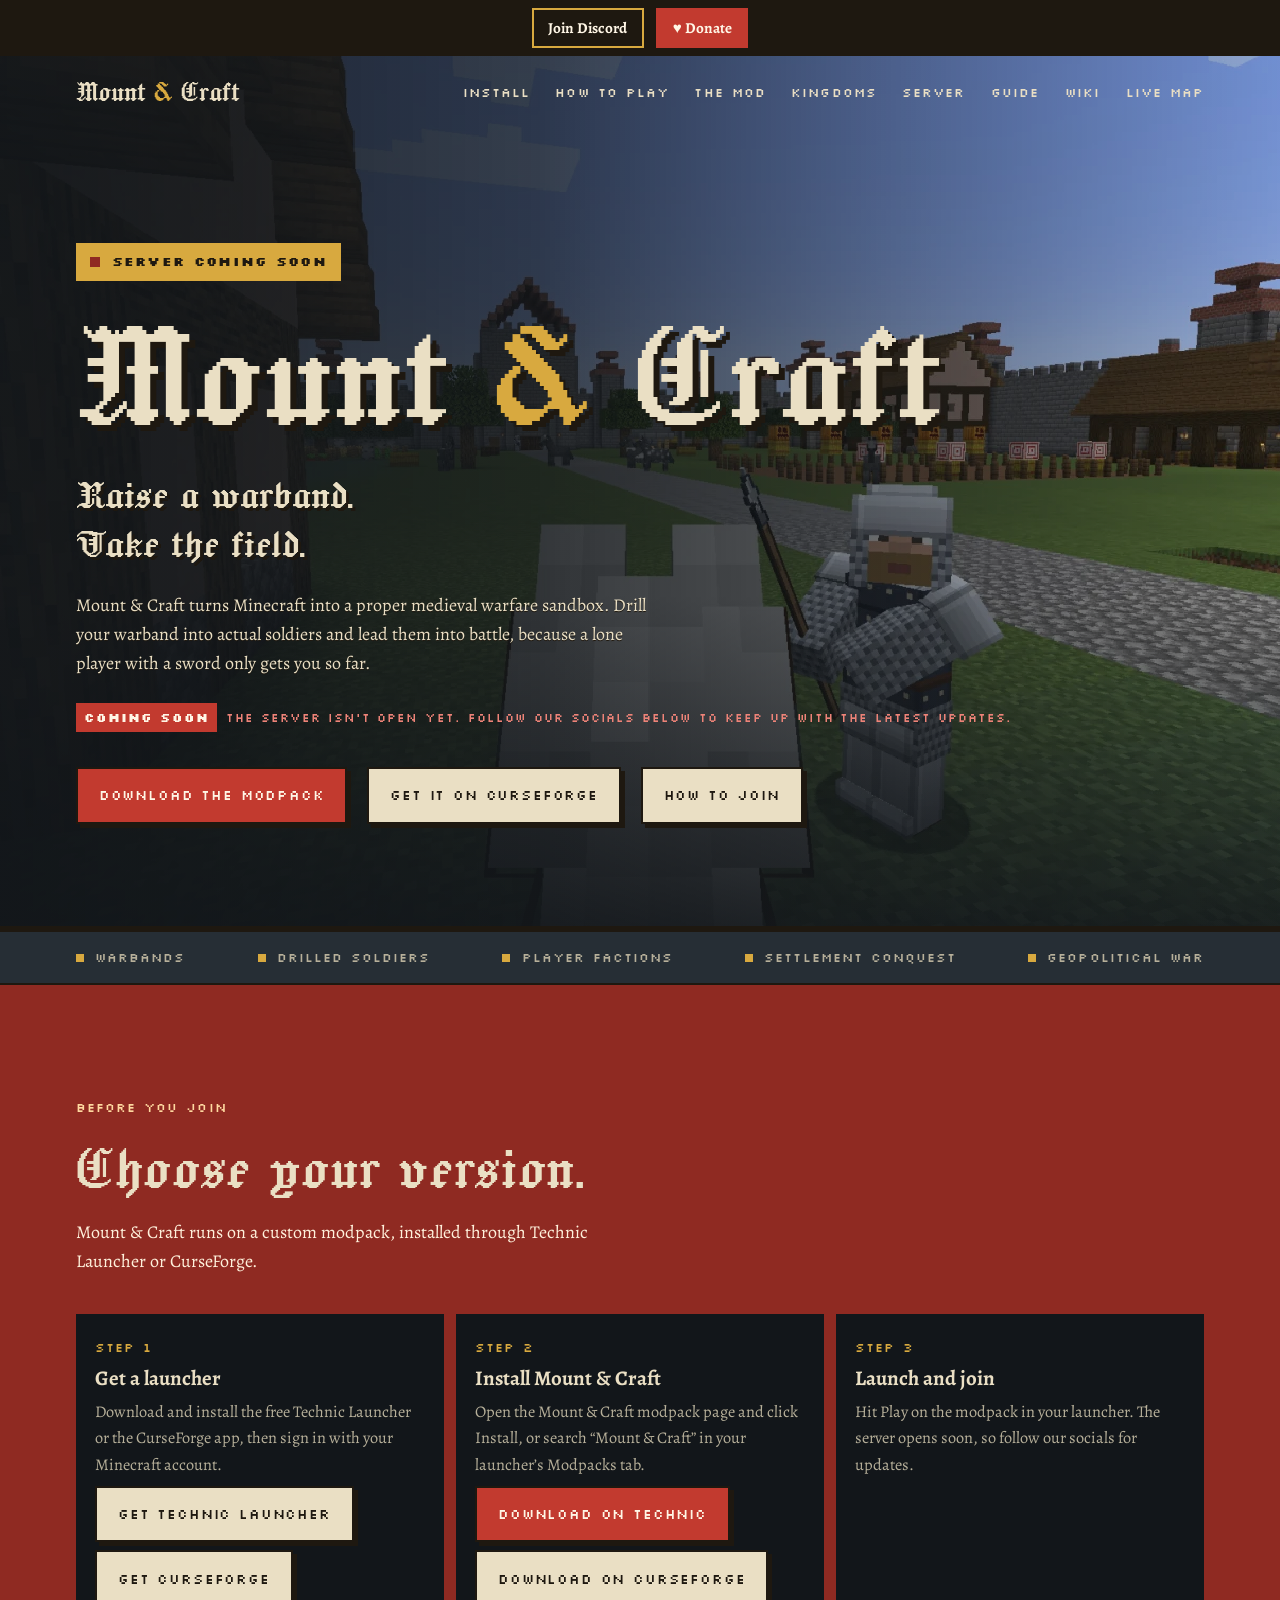
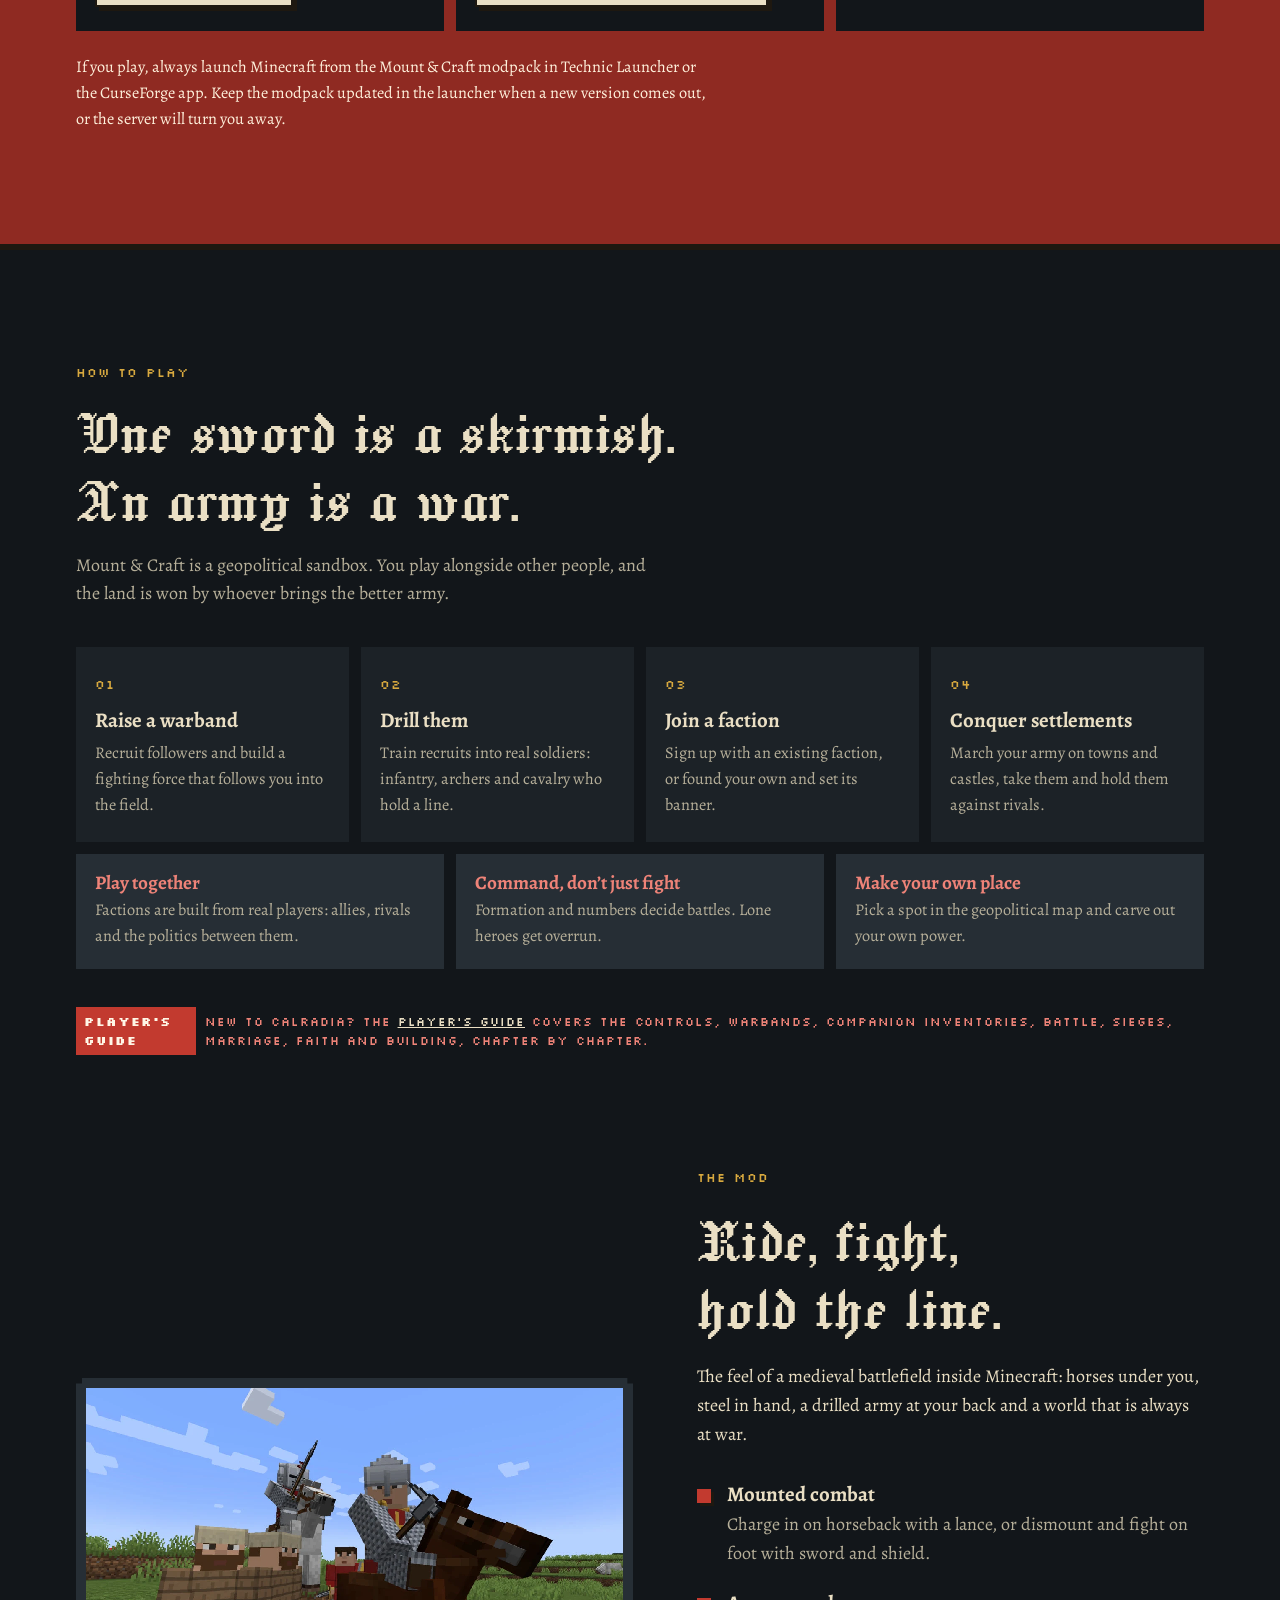
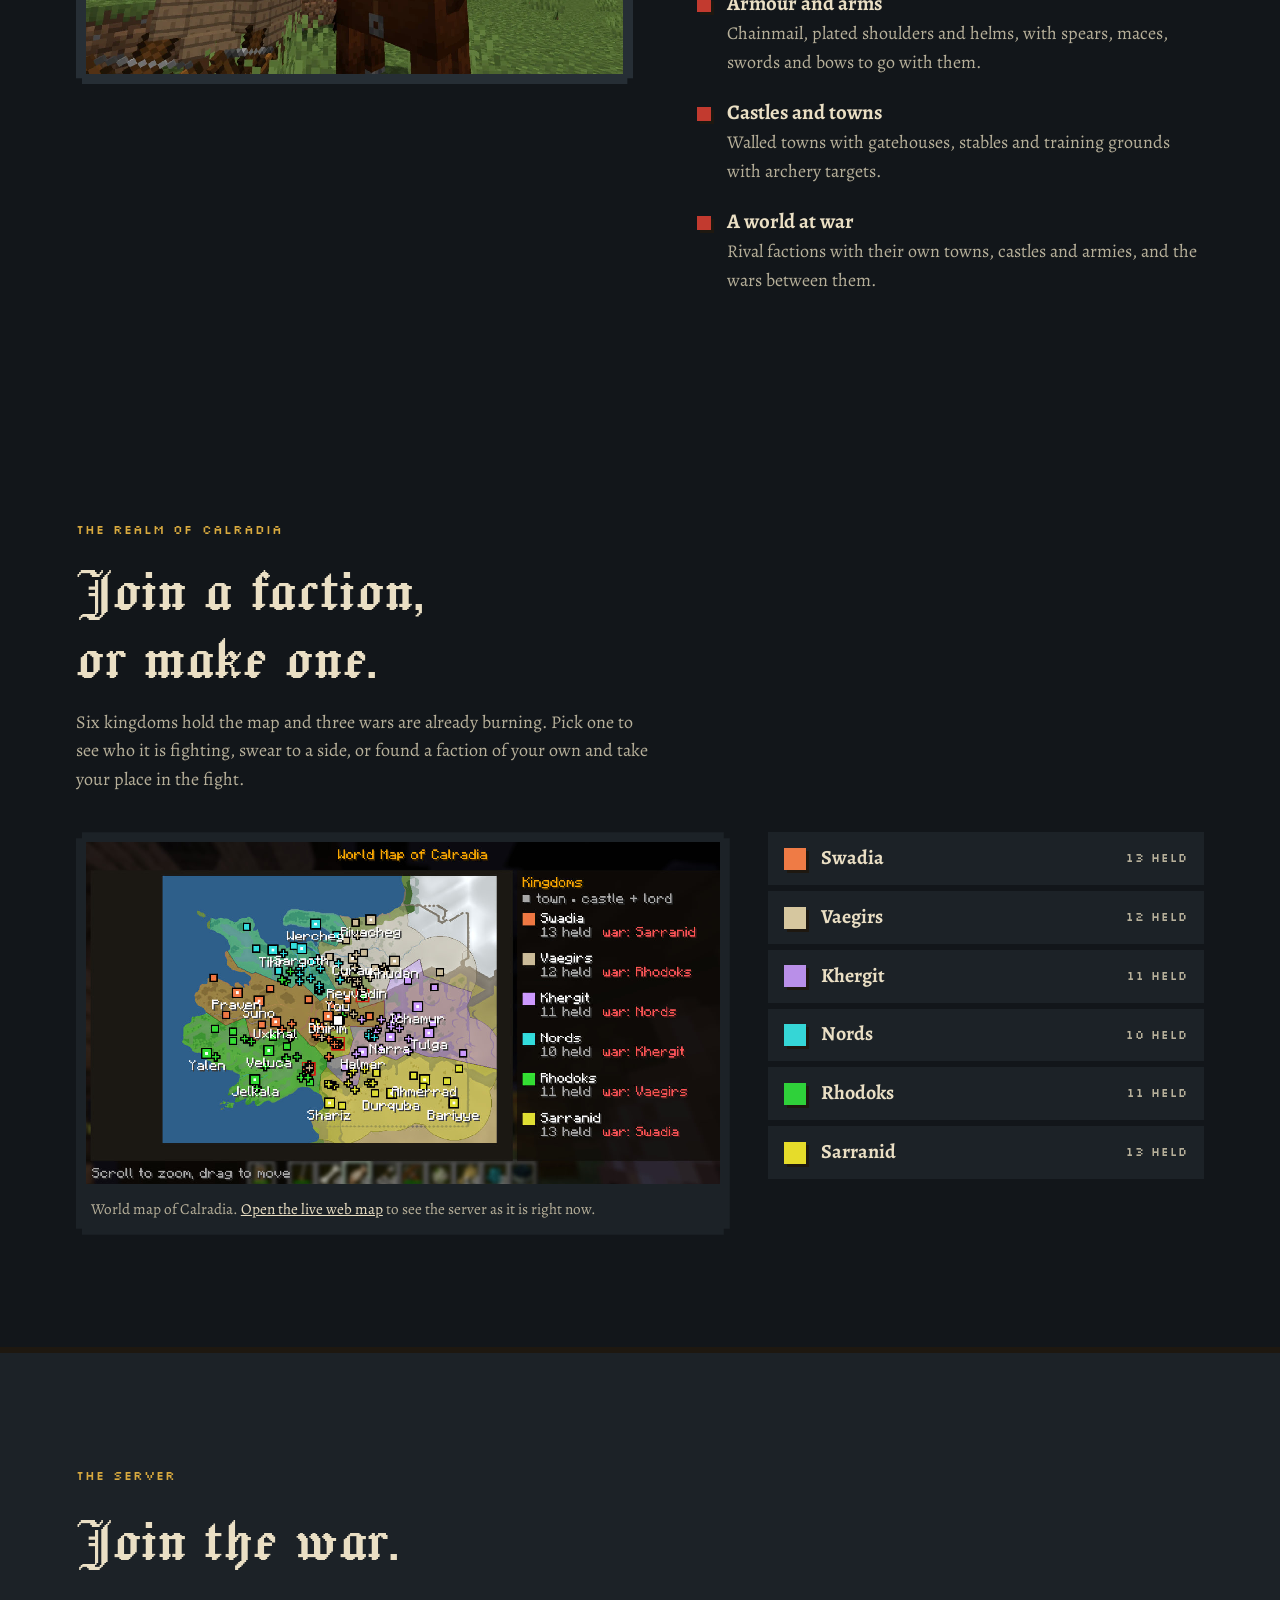
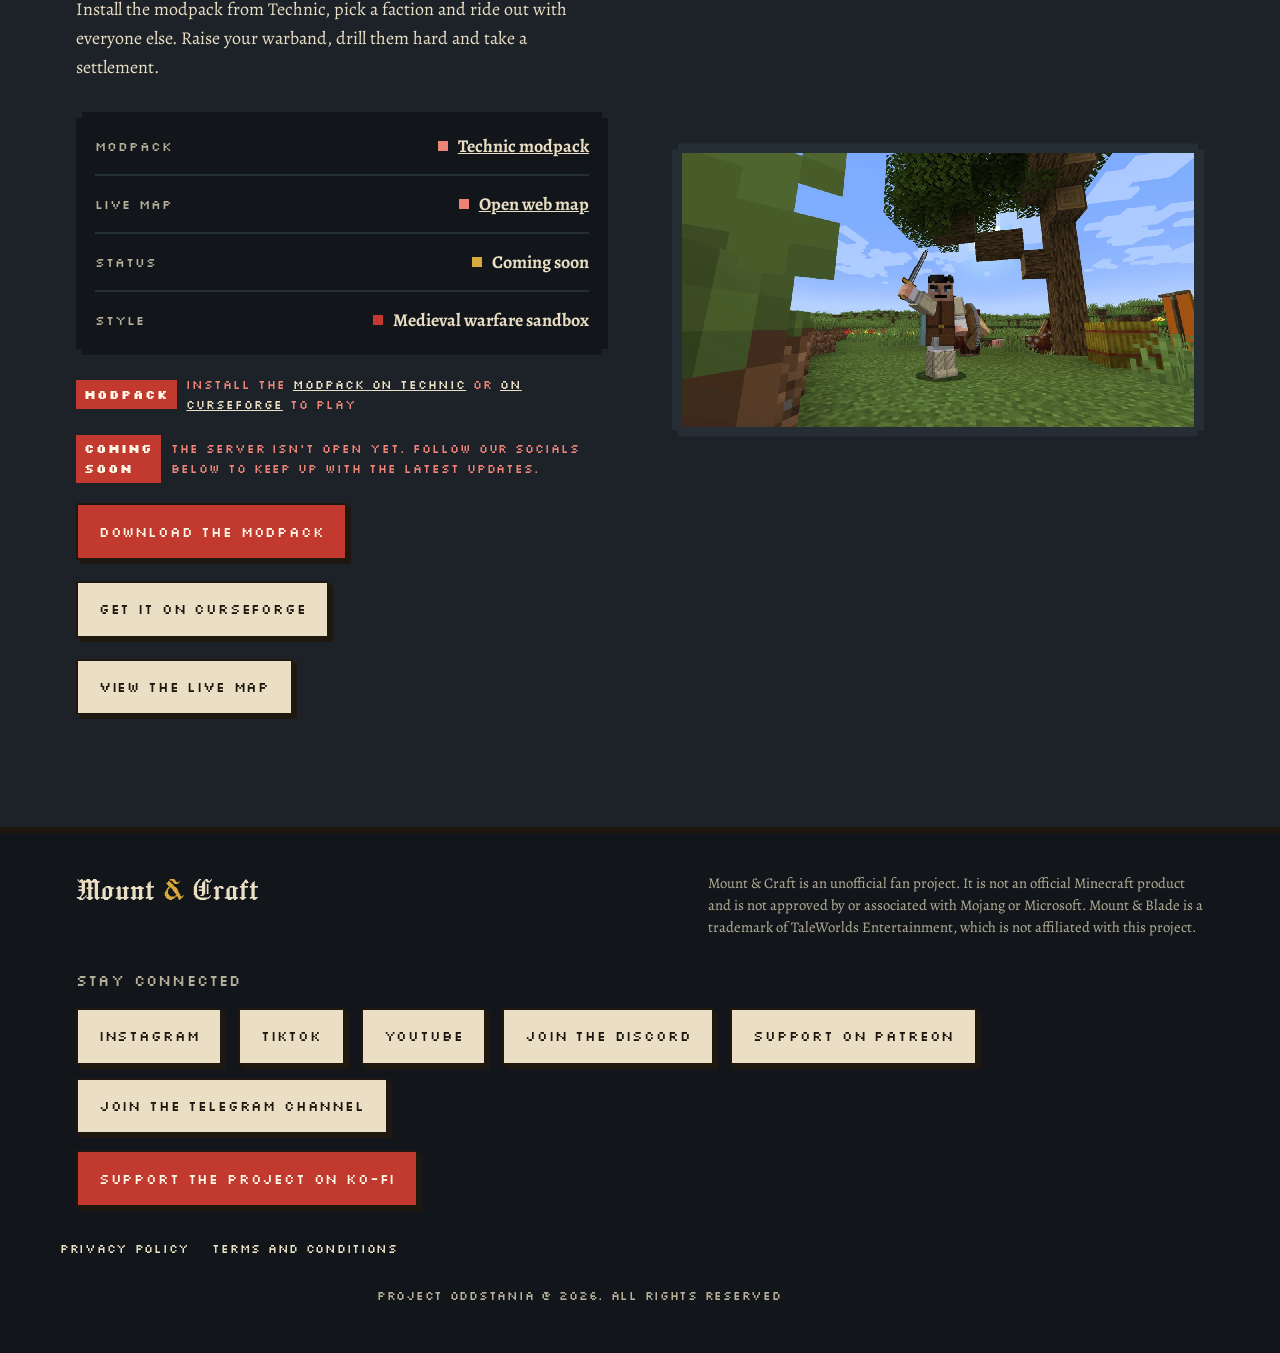
<file: index.html>
<!doctype html><html lang="en"><head><meta charset=utf8><title>Mount &amp; Craft | Medieval Warfare Minecraft Server</title><meta name="description" content="Mount &amp; Craft turns Minecraft into a medieval warfare sandbox. Raise a warband, drill soldiers, join or found a faction and conquer settlements. Install the modpack on Technic Launcher to play. Server coming soon."><link rel="canonical" href="https://mountandcraft.com/"><meta property="og:type" content="website"><meta property="og:url" content="https://mountandcraft.com/"><meta property="og:title" content="Mount &amp; Craft | Medieval Warfare Minecraft Server"><meta property="og:description" content="Raise a warband, join a faction and conquer settlements. Server coming soon."><meta property="og:image" content="https://mountandcraft.com/img/castle-town.webp"><meta name="twitter:card" content="summary_large_image"><meta name=viewport content="width=device-width,initial-scale=1,viewport-fit=cover">
<link rel="icon" href="/favicon.svg" type="image/svg+xml">
<link rel="icon" href="/favicon-32.png" sizes="32x32" type="image/png">
<link rel="apple-touch-icon" href="/apple-touch-icon.png">
<meta name="theme-color" content="#12161a"><style>:root{color-scheme:light;box-sizing:border-box;padding-top:env(safe-area-inset-top,0px);padding-bottom:env(safe-area-inset-bottom,0px)}html{scroll-padding-top:env(safe-area-inset-top,0px)}body{margin:0;padding:0;font:14px -apple-system,BlinkMacSystemFont,sans-serif;background:#fff;color:#000}img{max-width:100%}[hidden]:not([hidden=until-found i]){display:none!important}</style></head><body>
<meta name="claude:viewport-fit-sides" content="cover">
<link rel="preconnect" href="https://fonts.googleapis.com">
<link rel="preconnect" href="https://fonts.gstatic.com" crossorigin>
<link rel="stylesheet" href="https://fonts.googleapis.com/css2?family=Alegreya:ital,wght@0,400;0,500;0,700;1,400&family=Jacquard+24&family=Silkscreen:wght@400;700&display=swap">
<style>
/* Layout: full-bleed castle hero with a left-aligned wordmark, a ribbon of keywords, a split feature section,
   a parchment band with crenellated edge, then a map + kingdom ledger, then a server status block. */
:root {
  --night: #12161a;
  --stone: #1c2227;
  --stone-hi: #262e35;
  --line: #34404a;
  --parch: #eadfc4;
  --parch-dim: #b7b09a;
  --scroll: #d9c9a0;
  --ink: #1e1810;
  --ink-dim: #4a3f2c;
  --banner: #c23a2f;
  --banner-dk: #8f2a22;
  --banner-lt: #ee8378;
  --brass: #d8a93f;

  --f-display: "Jacquard 24", "Pirata One", Georgia, serif;
  --f-body: "Alegreya", Georgia, "Times New Roman", serif;
  --f-pixel: "Silkscreen", "Courier New", monospace;

  --px: 6px;
  --gutter-l: max(16px, env(safe-area-inset-left, 0px));
  --gutter-r: max(16px, env(safe-area-inset-right, 0px));
  color-scheme: dark;
}

* { box-sizing: border-box; }
html { scroll-behavior: smooth; }
@media (prefers-reduced-motion: reduce) { html { scroll-behavior: auto; } * { animation: none !important; transition: none !important; } }

body {
  background: var(--night);
  color: var(--parch);
  font-family: var(--f-body);
  font-size: 1.125rem;
  line-height: 1.6;
  -webkit-font-smoothing: antialiased;
}
img { display: block; max-width: 100%; height: auto; }
.px-img { image-rendering: pixelated; image-rendering: crisp-edges; }
a { color: inherit; }
:focus-visible { outline: 3px solid var(--brass); outline-offset: 3px; }

.wrap {
  width: 100%;
  max-width: 1160px;
  margin-inline: auto;
  padding-left: var(--gutter-l);
  padding-right: var(--gutter-r);
}

/* shared type */
.label {
  font-family: var(--f-pixel);
  font-size: 0.8125rem;
  letter-spacing: 0.08em;
  text-transform: uppercase;
  color: var(--brass);
  margin: 0;
}
h1, h2, h3 { font-family: var(--f-display); font-weight: 400; line-height: 1; margin: 0; text-wrap: balance; }
h2 { font-size: clamp(2.6rem, 6.4vw, 4.25rem); letter-spacing: 0.01em; }
p { margin: 0; }
.lede { max-width: 58ch; color: var(--parch); }
.muted { color: var(--parch-dim); }

/* stepped "pixel" corners */
.plate {
  --c: var(--px);
  clip-path: polygon(0 var(--c), var(--c) var(--c), var(--c) 0,
    calc(100% - var(--c)) 0, calc(100% - var(--c)) var(--c), 100% var(--c),
    100% calc(100% - var(--c)), calc(100% - var(--c)) calc(100% - var(--c)), calc(100% - var(--c)) 100%,
    var(--c) 100%, var(--c) calc(100% - var(--c)), 0 calc(100% - var(--c)));
}

/* buttons */
.btn {
  display: inline-flex;
  align-items: center;
  gap: 0.6rem;
  font-family: var(--f-pixel);
  font-size: 0.875rem;
  letter-spacing: 0.06em;
  text-transform: uppercase;
  text-decoration: none;
  padding: 0.95rem 1.3rem;
  border: 2px solid var(--ink);
  box-shadow: 4px 4px 0 var(--ink);
  transition: transform 0.08s steps(2), box-shadow 0.08s steps(2);
}
.btn:hover { transform: translate(2px, 2px); box-shadow: 2px 2px 0 var(--ink); }
.btn:active { transform: translate(4px, 4px); box-shadow: 0 0 0 var(--ink); }
.btn-primary { background: var(--banner); color: #fff6e6; }
.btn-ghost { background: var(--parch); color: var(--ink); }

/* ---------- hero ---------- */
.hero { position: relative; isolation: isolate; overflow: hidden; border-bottom: 6px solid var(--ink); }
.hero-img {
  position: absolute; inset: 0; width: 100%; height: 100%;
  object-fit: cover; object-position: 50% 62%;
  z-index: -2;
}
.hero::after {
  content: ""; position: absolute; inset: 0; z-index: -1;
  background:
    linear-gradient(90deg, rgba(18,22,26,0.94) 0%, rgba(18,22,26,0.78) 42%, rgba(18,22,26,0.2) 100%),
    linear-gradient(0deg, rgba(18,22,26,0.85) 0%, rgba(18,22,26,0) 38%);
}
.topbar{display:flex;justify-content:center;align-items:center;gap:.8rem;padding:.5rem 1rem;background:var(--ink);position:relative;z-index:5}
.topbar a{font-weight:700;font-size:.95rem;color:#fff6e6;text-decoration:none;padding:.35rem .9rem;border:2px solid var(--brass)}
.topbar a:hover{background:var(--brass);color:var(--ink)}
.topbar a.donate{background:var(--banner);border-color:var(--banner)}
.nav {
  display: flex; align-items: center; justify-content: space-between; gap: 1rem;
  padding-block: 1.25rem;
}
.nav-mark { font-family: var(--f-display); font-size: 2rem; line-height: 1; text-decoration: none; }
.nav-mark span { color: var(--brass); }
.nav ul { display: flex; gap: 1.6rem; list-style: none; margin: 0; padding: 0; }
.nav a.nav-link {
  font-family: var(--f-pixel); font-size: 0.8125rem; letter-spacing: 0.08em; text-transform: uppercase;
  text-decoration: none; color: var(--parch); padding-block: 0.4rem; border-bottom: 2px solid transparent;
}
.nav a.nav-link:hover { border-bottom-color: var(--brass); }

.hero-body { padding-block: clamp(3.5rem, 9vw, 7.5rem) clamp(3.5rem, 8vw, 6.5rem); }
.status {
  display: inline-flex; align-items: center; gap: 0.7rem;
  background: var(--brass); color: var(--ink);
  font-family: var(--f-pixel); font-weight: 700; font-size: 0.8125rem; letter-spacing: 0.1em; text-transform: uppercase;
  padding: 0.55rem 0.9rem;
}
.status i { width: 10px; height: 10px; background: var(--banner-dk); animation: blink 1.4s steps(1) infinite; }
@keyframes blink { 50% { opacity: 0.15; } }
.wordmark {
  font-size: clamp(4rem, 15vw, 10.5rem);
  line-height: 0.88;
  margin-top: 1.4rem;
  text-shadow: 6px 6px 0 var(--ink);
}
.wordmark .amp { color: var(--brass); }
.tag {
  font-family: var(--f-display); font-size: clamp(1.7rem, 4.4vw, 2.9rem); line-height: 1.05;
  margin-top: 1.25rem; max-width: 22ch; text-wrap: balance;
  text-shadow: 3px 3px 0 var(--ink);
}
.hero .lede { margin-top: 1.4rem; text-shadow: 0 1px 0 var(--ink); }
.cta { display: flex; flex-wrap: wrap; gap: 1rem 1.25rem; margin-top: 2.2rem; }

/* ribbon */
.ribbon { background: var(--stone-hi); border-bottom: 2px solid var(--ink); }
.ribbon ul {
  list-style: none; margin: 0; padding: 0.95rem 0;
  display: flex; flex-wrap: wrap; justify-content: space-between; gap: 0.5rem 1.5rem;
  font-family: var(--f-pixel); font-size: 0.8125rem; letter-spacing: 0.08em; text-transform: uppercase; color: var(--parch-dim);
}
.ribbon li::before { content: ""; display: inline-block; width: 8px; height: 8px; background: var(--brass); margin-right: 0.7rem; }

/* ---------- mod ---------- */
.section { padding-block: clamp(4rem, 9vw, 7rem); }
.mod-grid { display: grid; grid-template-columns: minmax(0, 1.1fr) minmax(0, 1fr); gap: clamp(2rem, 5vw, 4.5rem); align-items: center; }
.frame { background: var(--stone-hi); padding: 10px; }
.frame img { width: 100%; }
.frame figcaption { font-family: var(--f-pixel); font-size: 0.75rem; letter-spacing: 0.06em; text-transform: uppercase; color: var(--parch-dim); padding: 0.8rem 0.3rem 0.2rem; }
.mod-copy { display: flex; flex-direction: column; gap: 1.2rem; min-width: 0; }
.feat { list-style: none; margin: 0.8rem 0 0; padding: 0; display: grid; gap: 1.4rem; }
.feat li { display: grid; grid-template-columns: 14px minmax(0, 1fr); column-gap: 1rem; }
.feat li::before { content: ""; width: 14px; height: 14px; background: var(--banner); margin-top: 0.5rem; box-shadow: 3px 3px 0 var(--ink); }
.feat h3 { font-family: var(--f-body); font-weight: 700; font-size: 1.3rem; line-height: 1.25; }
.feat p { color: var(--parch-dim); margin-top: 0.2rem; }

/* ---------- parchment band ---------- */
.scroll { position: relative; background: var(--scroll); color: var(--ink); padding-block: clamp(5rem, 10vw, 8rem) clamp(4rem, 9vw, 7rem); }
.scroll::before {
  content: ""; position: absolute; left: 0; right: 0; top: 0; height: 18px;
  background: repeating-linear-gradient(90deg, var(--night) 0 24px, transparent 24px 48px);
}
.scroll-grid { display: grid; grid-template-columns: minmax(0, 420px) minmax(0, 1fr); gap: clamp(2rem, 6vw, 5rem); align-items: center; }
.art { border: 3px solid var(--ink); box-shadow: 8px 8px 0 var(--ink); background: var(--scroll); }
.art figcaption { font-family: var(--f-pixel); font-size: 0.75rem; letter-spacing: 0.06em; text-transform: uppercase; color: var(--ink-dim); padding: 0.7rem 0.8rem; border-top: 3px solid var(--ink); }
.scroll .label { color: var(--banner-dk); }
.scroll h2 { margin-top: 0.8rem; }
.scroll p { margin-top: 1.2rem; max-width: 54ch; font-size: 1.2rem; }
.scroll .quote { font-style: italic; color: var(--ink-dim); }

/* ---------- kingdoms ---------- */
.k-head { display: flex; flex-direction: column; gap: 1rem; max-width: 60ch; margin-bottom: 2.4rem; }
.k-grid { display: grid; grid-template-columns: minmax(0, 1.5fr) minmax(0, 1fr); gap: clamp(1.5rem, 3vw, 2.5rem); align-items: start; }
.k-map { background: var(--stone); padding: 10px; }
.k-map figcaption { font-size: 0.95rem; color: var(--parch-dim); padding: 0.8rem 0.3rem 0.2rem; }
.k-map figcaption a { color: var(--parch); text-decoration: underline; }
.k-list { list-style: none; margin: 0; padding: 0; display: grid; gap: 6px; }
.kingdom {
  display: grid; grid-template-columns: 22px minmax(0, 1fr) auto; column-gap: 0.9rem; row-gap: 0.1rem; align-items: center;
  background: var(--stone); padding: 0.85rem 1rem; cursor: default; transition: opacity 0.15s steps(3), background 0.15s steps(3);
}
.kingdom .sw { width: 22px; height: 22px; grid-row: 1 / span 2; box-shadow: 3px 3px 0 var(--ink); background: var(--c); }
.kingdom .nm { font-weight: 700; font-size: 1.25rem; line-height: 1.2; }
.kingdom .held { font-family: var(--f-pixel); font-size: 0.75rem; letter-spacing: 0.06em; text-transform: uppercase; color: var(--parch-dim); text-align: right; }
.k-list.hovering .kingdom { opacity: 0.4; }
.k-list.hovering .kingdom.on { opacity: 1; background: var(--stone-hi); }
.k-note { margin-top: 1.2rem; font-size: 0.98rem; color: var(--parch-dim); }

/* ---------- server ---------- */
.server { background: var(--stone); border-top: 6px solid var(--ink); }
.server-grid { display: grid; grid-template-columns: minmax(0, 1fr) minmax(0, 1fr); gap: clamp(2rem, 5vw, 4.5rem); align-items: center; }
.server-copy { display: flex; flex-direction: column; gap: 1.3rem; min-width: 0; }
.ledger { margin: 0.6rem 0 0; display: grid; background: var(--night); padding: 0.4rem 1.2rem; }
.ledger div { display: flex; justify-content: space-between; align-items: baseline; gap: 1rem; padding: 0.85rem 0; border-bottom: 2px solid var(--stone-hi); }
.ledger div:last-child { border-bottom: 0; }
.ledger dt { font-family: var(--f-pixel); font-size: 0.8125rem; letter-spacing: 0.08em; text-transform: uppercase; color: var(--parch-dim); }
.ledger dd { margin: 0; font-weight: 700; display: inline-flex; align-items: center; gap: 0.6rem; text-align: right; }
.ledger dd i { width: 10px; height: 10px; flex: none; background: var(--c); }

/* ---------- play / ip ---------- */
.ip{display:inline-flex;align-items:center;gap:.9rem;flex-wrap:wrap;margin-top:1.6rem;background:var(--night);border:2px solid var(--brass);padding:.55rem .6rem .55rem 1rem}
.ip code{font-family:var(--f-pixel);font-size:1rem;letter-spacing:.06em;color:var(--parch)}
.ip button{font:inherit;font-family:var(--f-pixel);font-size:.75rem;letter-spacing:.08em;text-transform:uppercase;background:var(--brass);color:var(--ink);border:0;padding:.6rem .9rem;cursor:pointer}
.ip button:hover{background:var(--parch)}
.steps{list-style:none;margin:2.4rem 0 0;padding:0;display:grid;grid-template-columns:repeat(4,minmax(0,1fr));gap:12px;counter-reset:s}
.steps li{background:var(--stone);padding:1.4rem 1.2rem 1.5rem;counter-increment:s}
.steps li::before{content:"0" counter(s);font-family:var(--f-pixel);font-size:.8125rem;color:var(--brass);letter-spacing:.08em}
.steps h3{font-family:var(--f-body);font-weight:700;font-size:1.3rem;line-height:1.25;margin-top:.6rem}
.steps p{color:var(--parch-dim);margin-top:.4rem;font-size:1.02rem}
.pillars{display:grid;grid-template-columns:repeat(3,minmax(0,1fr));gap:12px;margin-top:12px}
.pillars div{background:var(--stone-hi);padding:1.2rem}
.pillars h3{font-family:var(--f-body);font-weight:700;font-size:1.2rem;color:var(--banner-lt)}
.pillars p{color:var(--parch-dim);margin-top:.3rem;font-size:1.02rem}
@media (max-width:860px){.steps{grid-template-columns:repeat(2,minmax(0,1fr))}.pillars{grid-template-columns:minmax(0,1fr)}}
@media (max-width:560px){.steps{grid-template-columns:minmax(0,1fr)}.ip{width:100%}.ip button{width:100%}}

/* ---------- install (required) ---------- */
.req{display:inline-flex;align-items:center;gap:.6rem;font-family:var(--f-pixel);font-size:.75rem;letter-spacing:.08em;text-transform:uppercase;color:var(--banner-lt);margin-top:1.6rem}
.req b{background:var(--banner);color:#fff6e6;padding:.3rem .5rem;font-weight:700}
.req a{color:var(--parch)}
.hero .req + .ip{margin-top:.7rem}
.install{background:var(--banner-dk);border-bottom:6px solid var(--ink)}
.install .label{color:#ffd9a0}
.install .lede{color:#fff1dc}
.install-steps{list-style:none;margin:2.2rem 0 0;padding:0;display:grid;grid-template-columns:repeat(3,minmax(0,1fr));gap:12px;counter-reset:i}
.install-steps li{background:var(--night);padding:1.4rem 1.2rem 1.5rem;counter-increment:i;display:flex;flex-direction:column;gap:.5rem}
.install-steps li::before{content:"Step " counter(i);font-family:var(--f-pixel);font-size:.8125rem;color:var(--brass);letter-spacing:.08em;text-transform:uppercase}
.install-steps h3{font-family:var(--f-body);font-weight:700;font-size:1.3rem;line-height:1.25}
.install-steps p{color:var(--parch-dim);font-size:1.02rem}
.install-steps .btn{margin-top:auto;align-self:flex-start}
.install-warn{margin-top:1.4rem;max-width:70ch;color:#fff1dc;font-size:1.02rem}
@media (max-width:860px){.install-steps{grid-template-columns:minmax(0,1fr)}}

/* ---------- footer ---------- */
.foot { background: var(--night); border-top: 6px solid var(--ink); padding-block: 2.4rem 3rem; }
.foot-in { display: flex; flex-wrap: wrap; justify-content: space-between; gap: 1.2rem 2rem; align-items: flex-start; }
.foot .nav-mark { font-size: 2.2rem; }
.foot p { max-width: 62ch; font-size: 0.92rem; color: var(--parch-dim); line-height: 1.5; }
.foot .copyright { margin-top: 1.6rem; font-family: var(--f-pixel); font-size: 0.75rem; letter-spacing: 0.06em; text-transform: uppercase; color: var(--parch-dim); }
.connect { margin-top: 2rem; display: grid; gap: 1rem; }
.connect-links { list-style: none; margin: 0; padding: 0; display: flex; flex-wrap: wrap; gap: 0.8rem 1rem; }
.connect .support { justify-self: start; }
.legal-links a { font-family: var(--f-pixel); font-size: 0.75rem; letter-spacing: 0.06em; text-transform: uppercase; color: var(--parch); text-decoration: none; border-bottom: 2px solid transparent; }
.legal-links a:hover { border-bottom-color: var(--brass); }
.legal-links { list-style: none; margin-block: 1.6rem 0; padding: 0; display: flex; flex-wrap: wrap; gap: 0.6rem 1.4rem; }

/* ---------- responsive ---------- */
@media (max-width: 860px) {
  .mod-grid, .scroll-grid, .k-grid, .server-grid { grid-template-columns: minmax(0, 1fr); }
  .scroll-grid .art { max-width: 420px; }
  .hero::after {
    background:
      linear-gradient(0deg, rgba(18,22,26,0.96) 0%, rgba(18,22,26,0.82) 55%, rgba(18,22,26,0.55) 100%);
  }
  .ribbon ul { justify-content: flex-start; }
}
@media (max-width: 560px) {
  .nav ul { display: none; }
  .btn { width: 100%; justify-content: center; }
  .cta { flex-direction: column; }
  .ledger div { flex-direction: column; align-items: flex-start; gap: 0.2rem; }
  .ledger dd { text-align: left; }
}
</style>

<div class="topbar"><a href="https://discord.com/invite/7SEHekhr73" target="_blank" rel="noopener">Join Discord</a><a class="donate" href="https://ko-fi.com/oddstan" target="_blank" rel="noopener">&#9829; Donate</a></div>
<header class="hero">
  <img class="hero-img px-img" src="img/castle-town.webp" alt="" width="1536" height="821" fetchpriority="high">
  <div class="wrap">
    <nav class="nav" aria-label="Main">
      <a class="nav-mark" href="#top">Mount <span>&amp;</span> Craft</a>
      <ul>
        <li><a class="nav-link" href="#install">Install</a></li>
        <li><a class="nav-link" href="#play">How to play</a></li>
        <li><a class="nav-link" href="#mod">The mod</a></li>
        <li><a class="nav-link" href="#kingdoms">Kingdoms</a></li>
        <li><a class="nav-link" href="#server">Server</a></li>
        <li><a class="nav-link" href="/guide">Guide</a></li>
        <li><a class="nav-link" href="/wiki">Wiki</a></li>
        <li><a class="nav-link" href="http://83.229.67.150:8123/" target="_blank" rel="noopener">Live map</a></li>
      </ul>
    </nav>
    <div class="hero-body" id="top">
      <p class="status"><i aria-hidden="true"></i>Server coming soon</p>
      <h1 class="wordmark">Mount <span class="amp">&amp;</span> Craft</h1>
      <p class="tag">Raise a warband. Take the field.</p>
      <p class="lede">Mount &amp; Craft turns Minecraft into a proper medieval warfare sandbox. Drill your warband into actual soldiers and lead them into battle, because a lone player with a sword only gets you so far.</p>
      <p class="req"><b>Coming soon</b><span>The server isn't open yet. Follow our socials below to keep up with the latest updates.</span></p>
      <div class="cta">
        <a class="btn btn-primary" href="https://www.technicpack.net/modpack/mount-craft.2019066" target="_blank" rel="noopener">Download the modpack</a>
        <a class="btn btn-ghost" href="https://www.curseforge.com/minecraft/mc-mods/mount-craft" target="_blank" rel="noopener">Get it on CurseForge</a>
        <a class="btn btn-ghost" href="#install">How to join</a>
      </div>
    </div>
  </div>
</header>

<div class="ribbon">
  <div class="wrap">
    <ul>
      <li>Warbands</li>
      <li>Drilled soldiers</li>
      <li>Player factions</li>
      <li>Settlement conquest</li>
      <li>Geopolitical war</li>
    </ul>
  </div>
</div>

<main>
  <section class="install section" id="install" aria-labelledby="i-h">
    <div class="wrap">
      <div class="k-head">
        <p class="label">Before you join</p>
        <h2 id="i-h">Choose your version.</h2>
        <p class="lede">Mount &amp; Craft runs on a custom modpack, installed through Technic Launcher or CurseForge.</p>
      </div>
      <ol class="install-steps">
        <li><h3>Get a launcher</h3><p>Download and install the free Technic Launcher or the CurseForge app, then sign in with your Minecraft account.</p><a class="btn btn-ghost" href="https://www.technicpack.net/download" target="_blank" rel="noopener">Get Technic Launcher</a><a class="btn btn-ghost" href="https://www.curseforge.com/download/app" target="_blank" rel="noopener">Get CurseForge</a></li>
        <li><h3>Install Mount &amp; Craft</h3><p>Open the Mount &amp; Craft modpack page and click Install, or search &ldquo;Mount &amp; Craft&rdquo; in your launcher&rsquo;s Modpacks tab.</p><a class="btn btn-primary" href="https://www.technicpack.net/modpack/mount-craft.2019066" target="_blank" rel="noopener">Download on Technic</a><a class="btn btn-ghost" href="https://www.curseforge.com/minecraft/mc-mods/mount-craft" target="_blank" rel="noopener">Download on CurseForge</a></li>
        <li><h3>Launch and join</h3><p>Hit Play on the modpack in your launcher. The server opens soon, so follow our socials for updates.</p></li>
      </ol>
      <p class="install-warn">If you play, always launch Minecraft from the Mount &amp; Craft modpack in Technic Launcher or the CurseForge app. Keep the modpack updated in the launcher when a new version comes out, or the server will turn you away.</p>
    </div>
  </section>

  <section class="section" id="play" aria-labelledby="p-h">
    <div class="wrap">
      <div class="k-head">
        <p class="label">How to play</p>
        <h2 id="p-h">One sword is a skirmish. An army is a war.</h2>
        <p class="lede muted">Mount &amp; Craft is a geopolitical sandbox. You play alongside other people, and the land is won by whoever brings the better army.</p>
      </div>
      <ol class="steps">
        <li><h3>Raise a warband</h3><p>Recruit followers and build a fighting force that follows you into the field.</p></li>
        <li><h3>Drill them</h3><p>Train recruits into real soldiers: infantry, archers and cavalry who hold a line.</p></li>
        <li><h3>Join a faction</h3><p>Sign up with an existing faction, or found your own and set its banner.</p></li>
        <li><h3>Conquer settlements</h3><p>March your army on towns and castles, take them and hold them against rivals.</p></li>
      </ol>
      <div class="pillars">
        <div><h3>Play together</h3><p>Factions are built from real players: allies, rivals and the politics between them.</p></div>
        <div><h3>Command, don&rsquo;t just fight</h3><p>Formation and numbers decide battles. Lone heroes get overrun.</p></div>
        <div><h3>Make your own place</h3><p>Pick a spot in the geopolitical map and carve out your own power.</p></div>
      </div>
      <p class="req" style="margin-top:2.4rem"><b>Player's guide</b><span>New to Calradia? The <a href="/guide">player's guide</a> covers the controls, warbands, companion inventories, battle, sieges, marriage, faith and building, chapter by chapter.</span></p>
    </div>
  </section>

  <section class="section" id="mod" style="padding-top:0">
    <div class="wrap mod-grid">
      <figure class="frame plate" style="margin:0">
        <img class="px-img" src="img/mounted-troops.webp" alt="Mounted knights in chainmail and helms, a lance raised, with two bearded soldiers behind a wooden shield wall" width="1280" height="683" loading="lazy">
      </figure>
      <div class="mod-copy">
        <p class="label">The mod</p>
        <h2>Ride, fight, hold the line.</h2>
        <p class="lede">The feel of a medieval battlefield inside Minecraft: horses under you, steel in hand, a drilled army at your back and a world that is always at war.</p>
        <ul class="feat">
          <li>
            <div><h3>Mounted combat</h3><p>Charge in on horseback with a lance, or dismount and fight on foot with sword and shield.</p></div>
          </li>
          <li>
            <div><h3>Armour and arms</h3><p>Chainmail, plated shoulders and helms, with spears, maces, swords and bows to go with them.</p></div>
          </li>
          <li>
            <div><h3>Castles and towns</h3><p>Walled towns with gatehouses, stables and training grounds with archery targets.</p></div>
          </li>
          <li>
            <div><h3>A world at war</h3><p>Rival factions with their own towns, castles and armies, and the wars between them.</p></div>
          </li>
        </ul>
      </div>
    </div>
  </section>

  <section class="section" id="kingdoms" aria-labelledby="k-h">
    <div class="wrap">
      <div class="k-head">
        <p class="label">The realm of Calradia</p>
        <h2 id="k-h">Join a faction, or make one.</h2>
        <p class="lede muted">Six kingdoms hold the map and three wars are already burning. Pick one to see who it is fighting, swear to a side, or found a faction of your own and take your place in the fight.</p>
      </div>
      <div class="k-grid">
        <figure class="k-map plate" style="margin:0">
          <img class="px-img" src="img/calradia-map.webp" alt="In-game world map of Calradia with six coloured kingdoms: Swadia, Vaegirs, Khergit, Nords, Rhodoks and Sarranid, with towns, castles and lords marked" width="1280" height="691" loading="lazy">
          <figcaption>World map of Calradia. <a href="http://83.229.67.150:8123/" target="_blank" rel="noopener">Open the live web map</a> to see the server as it is right now.</figcaption>
        </figure>
        <div>
          <ul class="k-list" id="kingdom-list">
            <li class="kingdom plate" tabindex="0" data-name="Swadia" data-foe="Sarranid" style="--c:#ef7b45"><span class="sw"></span><span class="nm">Swadia</span><span class="held">13 held</span></li>
            <li class="kingdom plate" tabindex="0" data-name="Vaegirs" data-foe="Rhodoks" style="--c:#d6c79f"><span class="sw"></span><span class="nm">Vaegirs</span><span class="held">12 held</span></li>
            <li class="kingdom plate" tabindex="0" data-name="Khergit" data-foe="Nords" style="--c:#b98fe8"><span class="sw"></span><span class="nm">Khergit</span><span class="held">11 held</span></li>
            <li class="kingdom plate" tabindex="0" data-name="Nords" data-foe="Khergit" style="--c:#35d6d6"><span class="sw"></span><span class="nm">Nords</span><span class="held">10 held</span></li>
            <li class="kingdom plate" tabindex="0" data-name="Rhodoks" data-foe="Vaegirs" style="--c:#2fd13a"><span class="sw"></span><span class="nm">Rhodoks</span><span class="held">11 held</span></li>
            <li class="kingdom plate" tabindex="0" data-name="Sarranid" data-foe="Swadia" style="--c:#e6dc2a"><span class="sw"></span><span class="nm">Sarranid</span><span class="held">13 held</span></li>
          </ul>
        </div>
      </div>
    </div>
  </section>

  <section class="server section" id="server" aria-labelledby="s-h">
    <div class="wrap server-grid">
      <div class="server-copy">
        <p class="label">The server</p>
        <h2 id="s-h">Join the war.</h2>
        <p class="lede">Install the modpack from Technic, pick a faction and ride out with everyone else. Raise your warband, drill them hard and take a settlement.</p>
        <dl class="ledger plate">
          <div><dt>Modpack</dt><dd><i style="--c:var(--banner-lt)" aria-hidden="true"></i><a href="https://www.technicpack.net/modpack/mount-craft.2019066" target="_blank" rel="noopener">Technic modpack</a></dd></div>
          <div><dt>Live map</dt><dd><i style="--c:var(--banner-lt)" aria-hidden="true"></i><a href="http://83.229.67.150:8123/" target="_blank" rel="noopener">Open web map</a></dd></div>
          <div><dt>Status</dt><dd><i style="--c:var(--brass)" aria-hidden="true"></i>Coming soon</dd></div>
          <div><dt>Style</dt><dd><i style="--c:var(--banner)" aria-hidden="true"></i>Medieval warfare sandbox</dd></div>
        </dl>
        <p class="req" style="margin-top:0"><b>Modpack</b><span>Install the <a href="https://www.technicpack.net/modpack/mount-craft.2019066" target="_blank" rel="noopener">modpack on Technic</a> or <a href="https://www.curseforge.com/minecraft/mc-mods/mount-craft" target="_blank" rel="noopener">on CurseForge</a> to play</span></p>
        <p class="req" style="margin-top:0"><b>Coming soon</b><span>The server isn't open yet. Follow our socials below to keep up with the latest updates.</span></p>
        <a class="btn btn-primary" href="https://www.technicpack.net/modpack/mount-craft.2019066" target="_blank" rel="noopener" style="align-self:flex-start">Download the modpack</a>
        <a class="btn btn-ghost" href="https://www.curseforge.com/minecraft/mc-mods/mount-craft" target="_blank" rel="noopener" style="align-self:flex-start">Get it on CurseForge</a>
        <a class="btn btn-ghost" href="http://83.229.67.150:8123/" target="_blank" rel="noopener" style="align-self:flex-start">View the live map</a>
      </div>
      <figure class="frame plate" style="margin:0">
        <img class="px-img" src="img/swordsman.webp" alt="A soldier in a brown tunic raising a sword, a round shield on his arm, standing under an oak tree" width="1280" height="683" loading="lazy">
      </figure>
    </div>
  </section>
</main>

<footer class="foot">
  <div class="wrap foot-in">
    <a class="nav-mark" href="#top">Mount <span>&amp;</span> Craft</a>
    <p>Mount &amp; Craft is an unofficial fan project. It is not an official Minecraft product and is not approved by or associated with Mojang or Microsoft. Mount &amp; Blade is a trademark of TaleWorlds Entertainment, which is not affiliated with this project.</p>
  </div>
  <div class="wrap connect">
    <p class="label">Stay connected</p>
    <ul class="connect-links">
      <li><a class="btn btn-ghost" href="https://www.instagram.com/projectoddstania" target="_blank" rel="noopener">Instagram</a></li>
      <li><a class="btn btn-ghost" href="https://www.tiktok.com/@oddstantine" target="_blank" rel="noopener">TikTok</a></li>
      <li><a class="btn btn-ghost" href="https://www.youtube.com/@ODDstan2" target="_blank" rel="noopener">YouTube</a></li>
      <li><a class="btn btn-ghost" href="https://discord.com/invite/7SEHekhr73" target="_blank" rel="noopener">Join the Discord</a></li>
      <li><a class="btn btn-ghost" href="https://www.patreon.com/c/ODDstan" target="_blank" rel="noopener">Support on Patreon</a></li>
      <li><a class="btn btn-ghost" href="https://t.me/projectoddstania" target="_blank" rel="noopener">Join the Telegram channel</a></li>
    </ul>
    <a class="btn btn-primary support" href="https://ko-fi.com/oddstan" target="_blank" rel="noopener">Support the project on Ko-fi</a>
  </div>
  <ul class="foot-links wrap legal-links">
    <li><a href="/privacy">Privacy policy</a></li>
    <li><a href="/terms">Terms and conditions</a></li>
  </ul>
  <p class="copyright wrap">Project ODDstania @ 2026. All rights reserved</p>
</footer>

<script>
document.addEventListener('click',function(e){
  var b=e.target.closest&&e.target.closest('[data-copy]');if(!b)return;
  var t=b.getAttribute('data-copy'),o=b.textContent;
  function done(){b.textContent='Copied!';setTimeout(function(){b.textContent=o;},1600);}
  if(navigator.clipboard&&navigator.clipboard.writeText){navigator.clipboard.writeText(t).then(done,function(){});}
  else{var a=document.createElement('textarea');a.value=t;document.body.appendChild(a);a.select();try{document.execCommand('copy');done();}catch(x){}document.body.removeChild(a);}
});
</script>
<script>
(function () {
  var list = document.getElementById('kingdom-list');
  if (!list) return;
  var items = Array.prototype.slice.call(list.querySelectorAll('.kingdom'));
  function show(el) {
    var foe = el.getAttribute('data-foe');
    list.classList.add('hovering');
    items.forEach(function (i) {
      i.classList.toggle('on', i === el || i.getAttribute('data-name') === foe);
    });
  }
  function clear() {
    list.classList.remove('hovering');
    items.forEach(function (i) { i.classList.remove('on'); });
  }
  items.forEach(function (i) {
    i.addEventListener('mouseenter', function () { show(i); });
    i.addEventListener('focus', function () { show(i); });
    i.addEventListener('click', function () { show(i); });
  });
  list.addEventListener('mouseleave', clear);
  list.addEventListener('focusout', function (e) {
    if (!list.contains(e.relatedTarget)) clear();
  });
})();
</script>

</body></html>
</file>
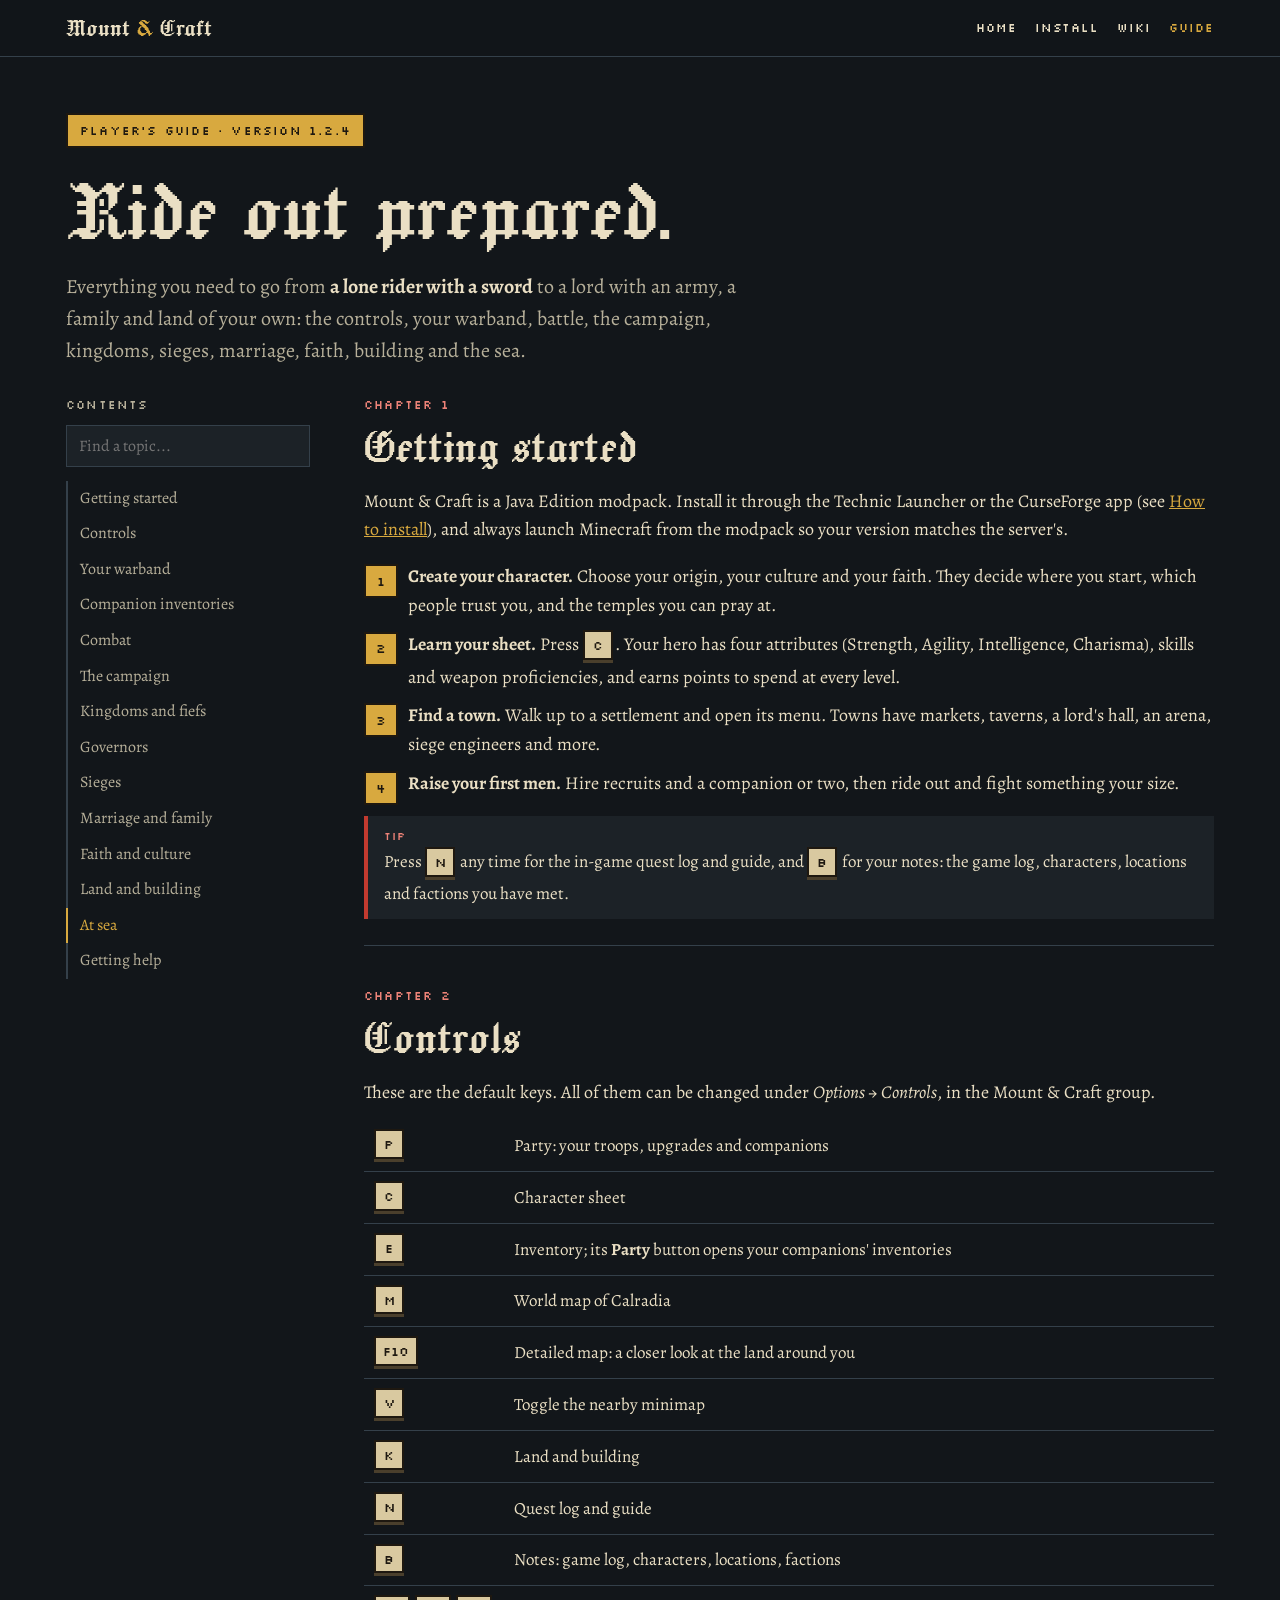
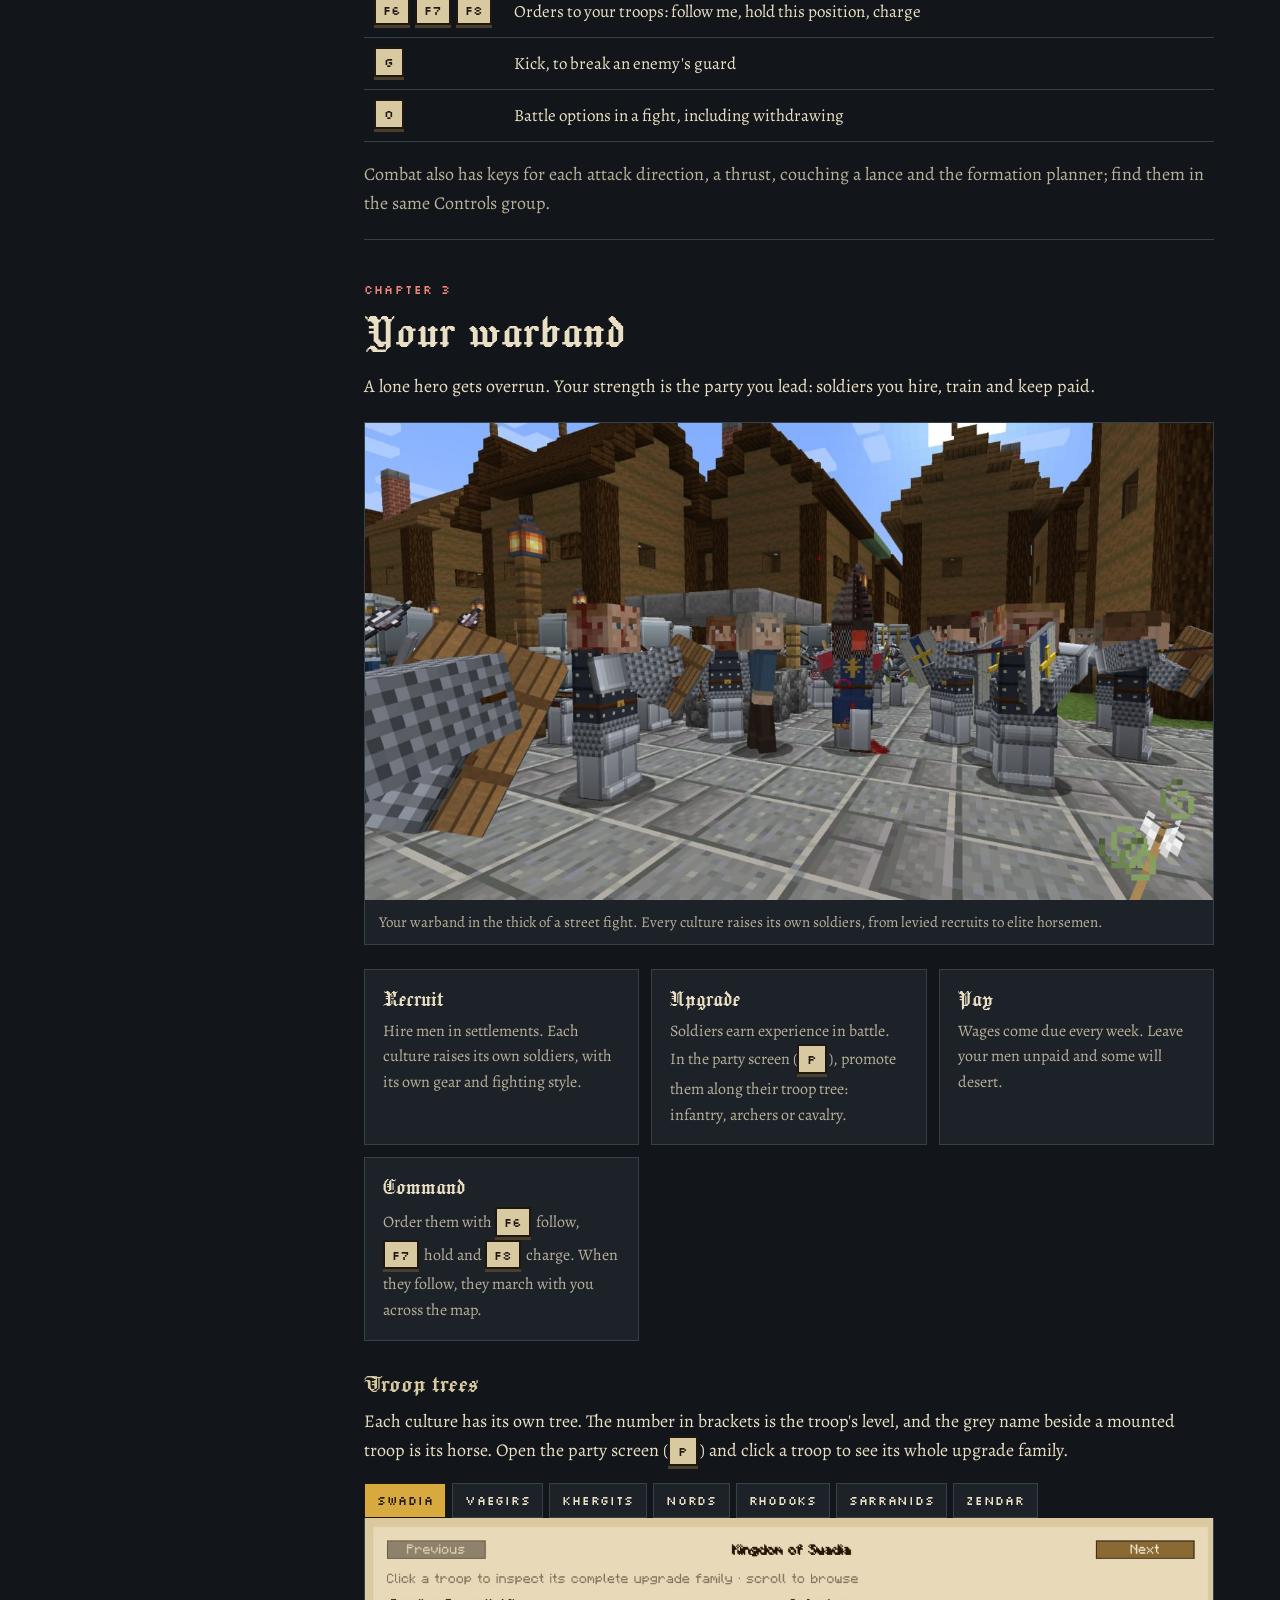
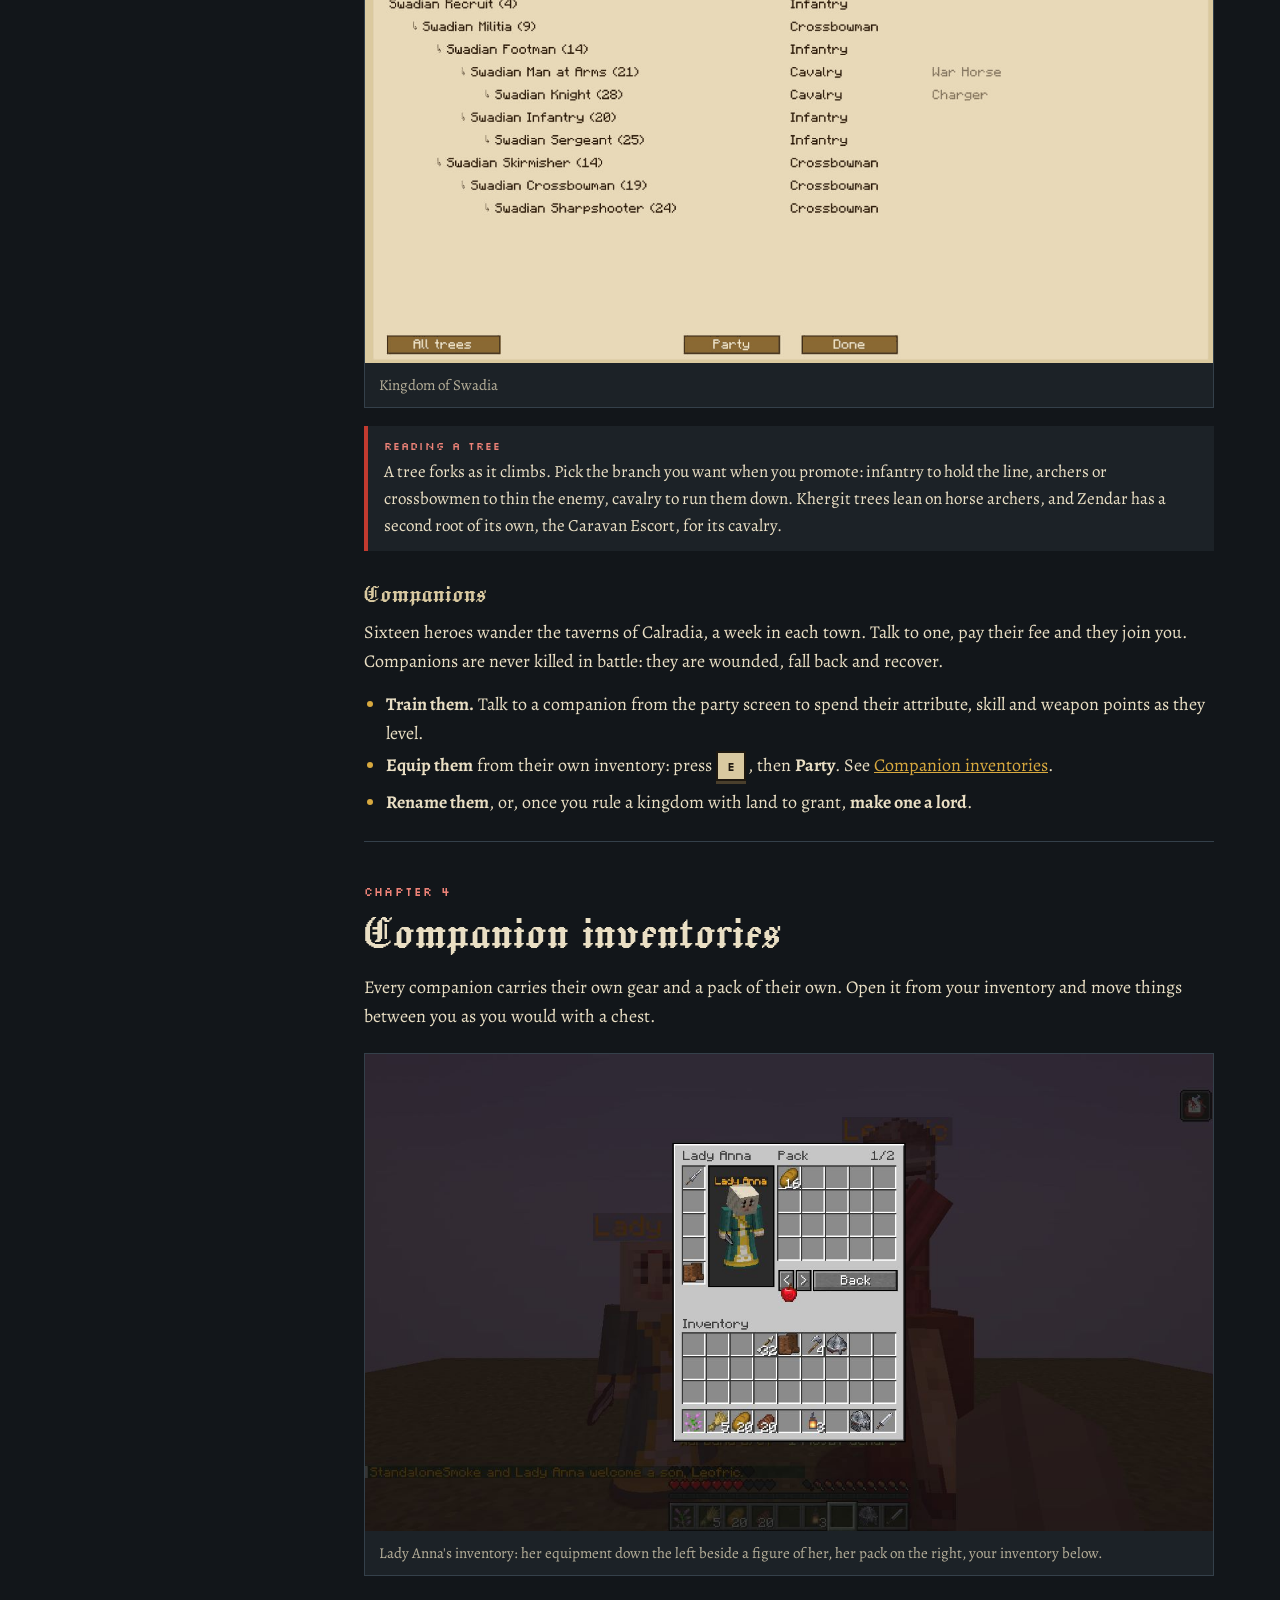
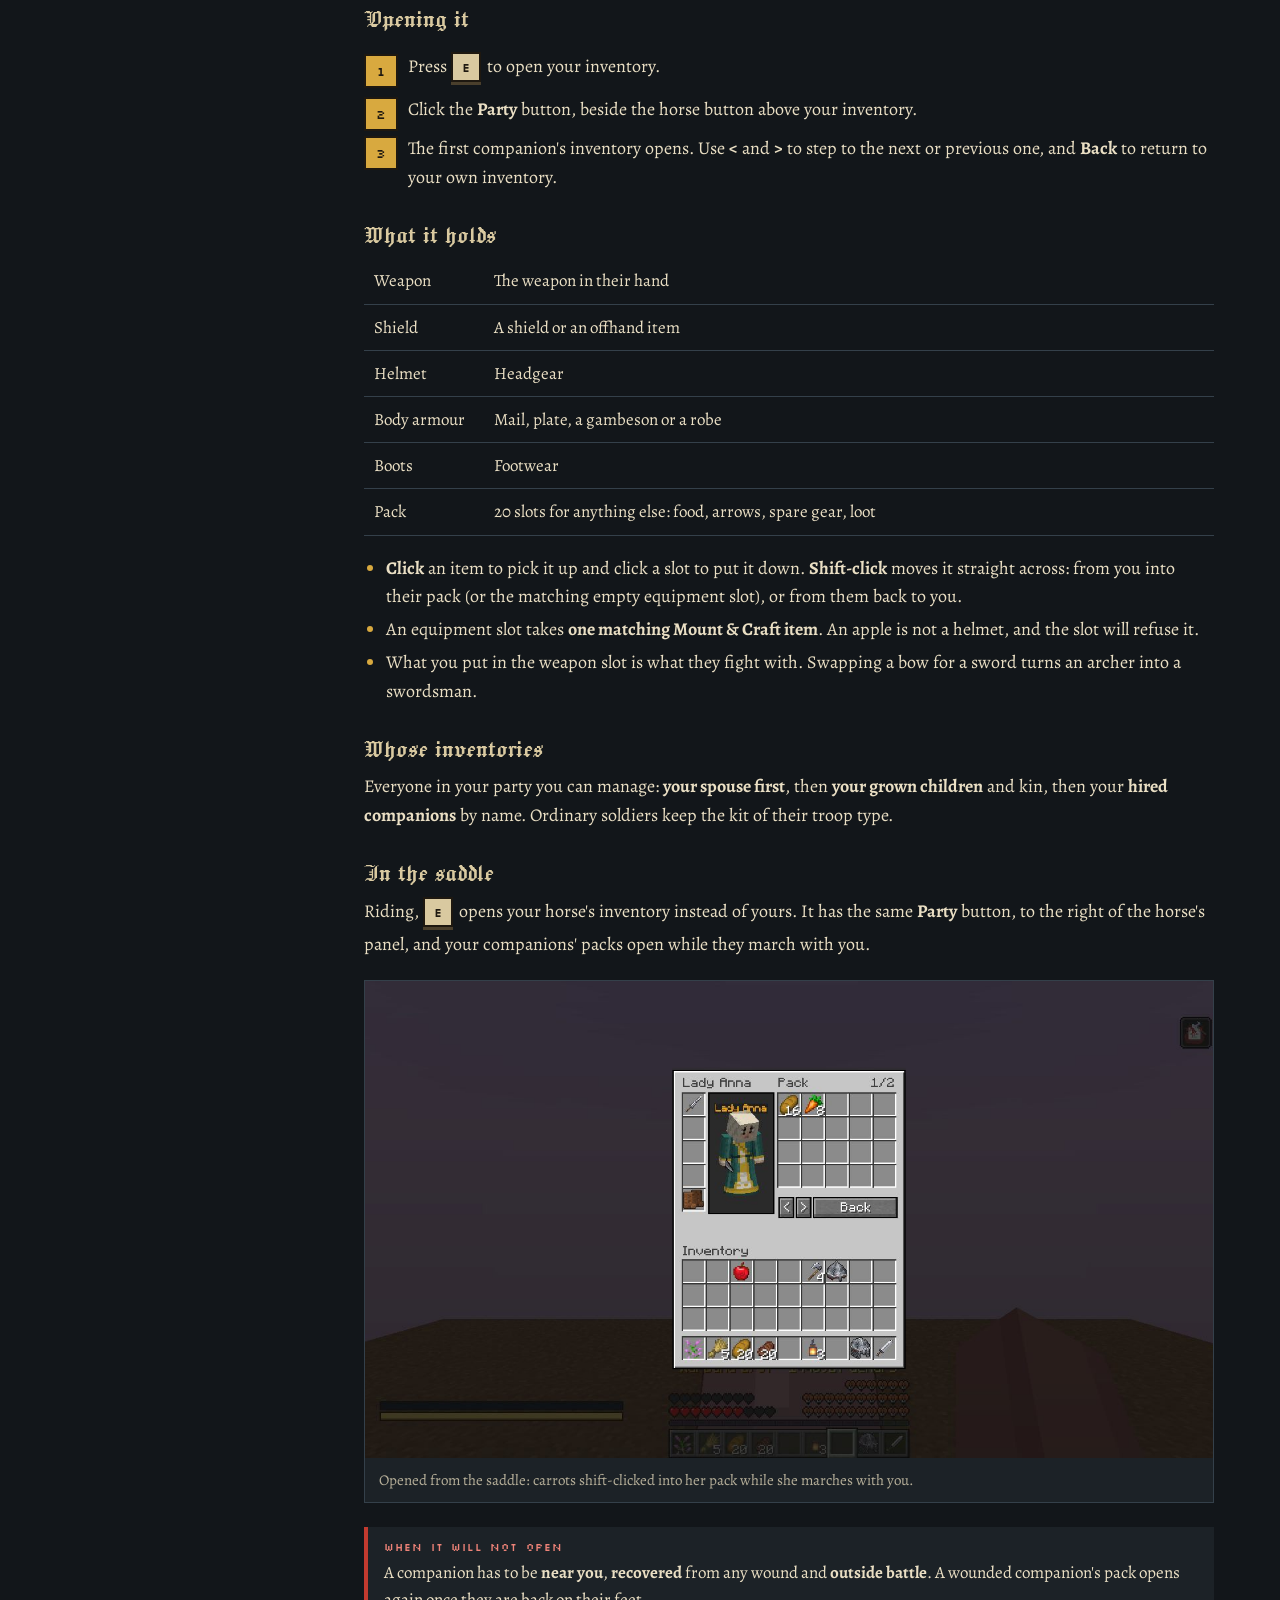
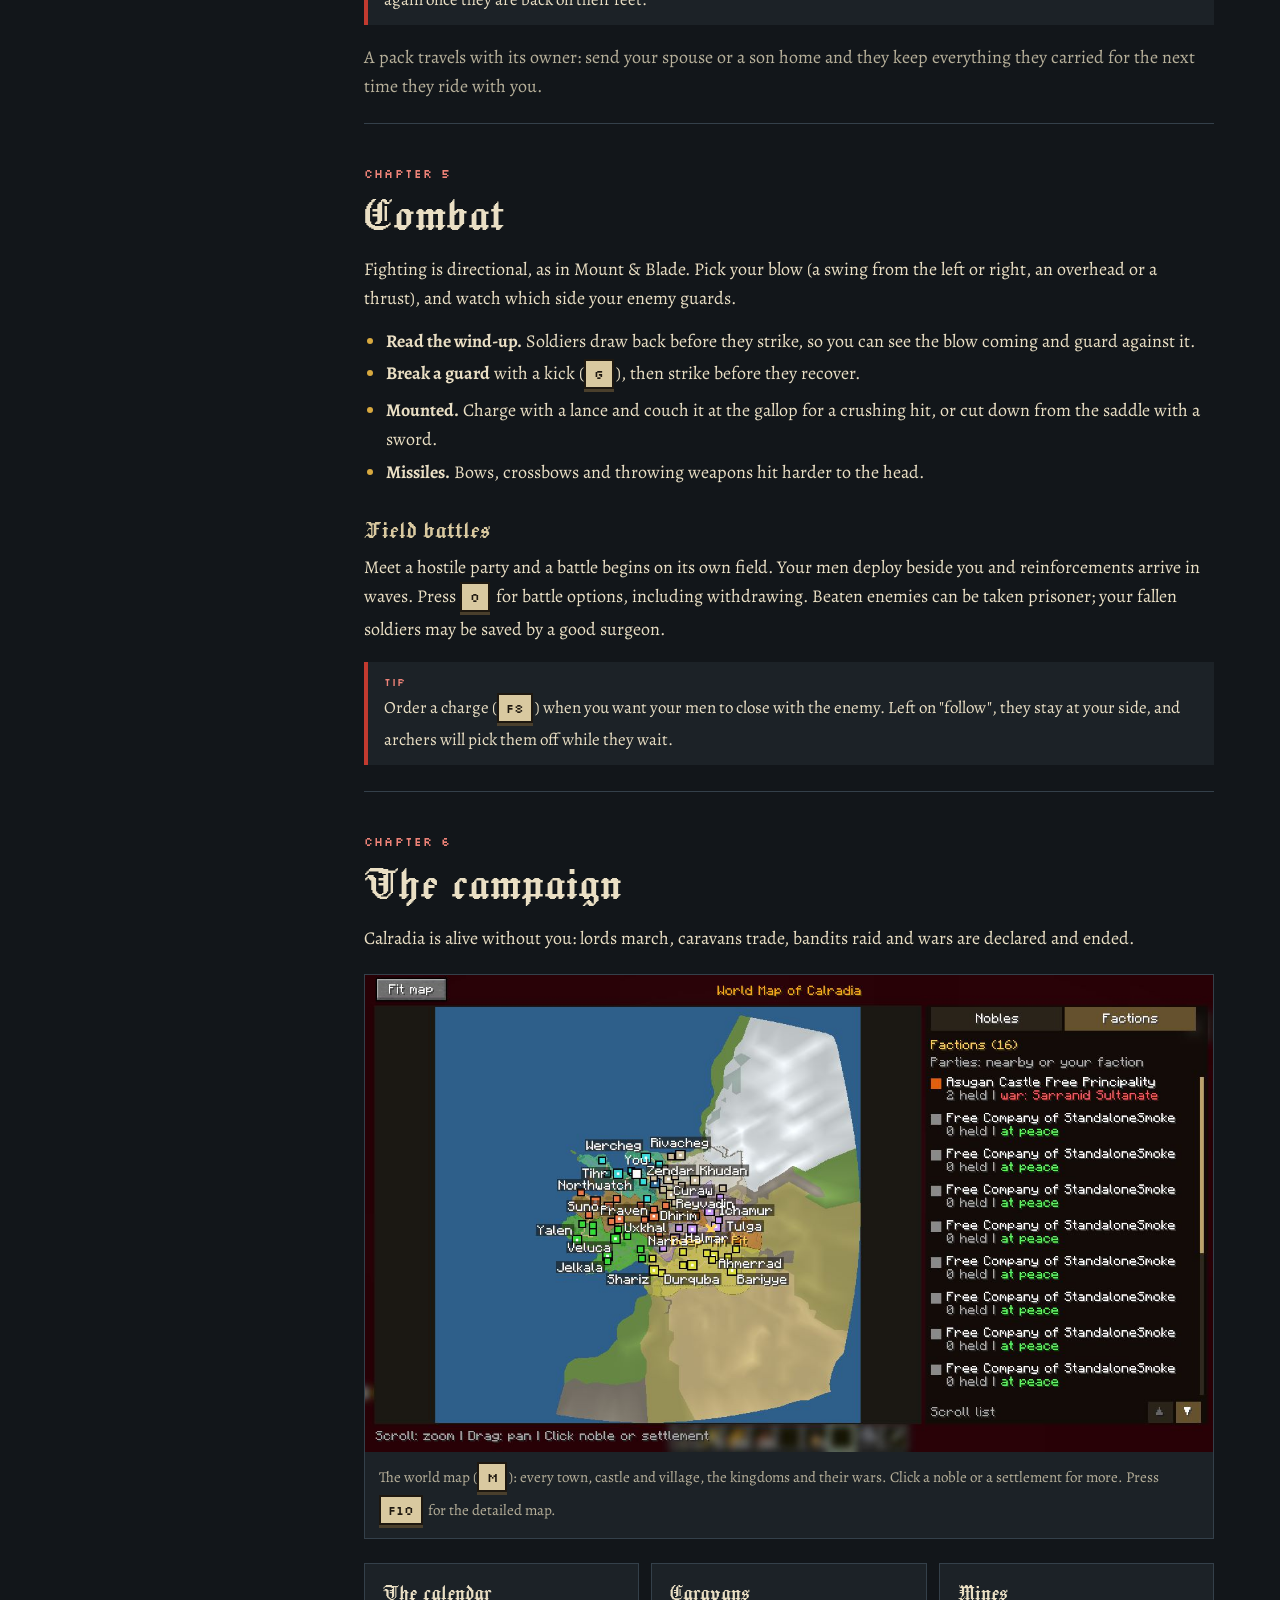
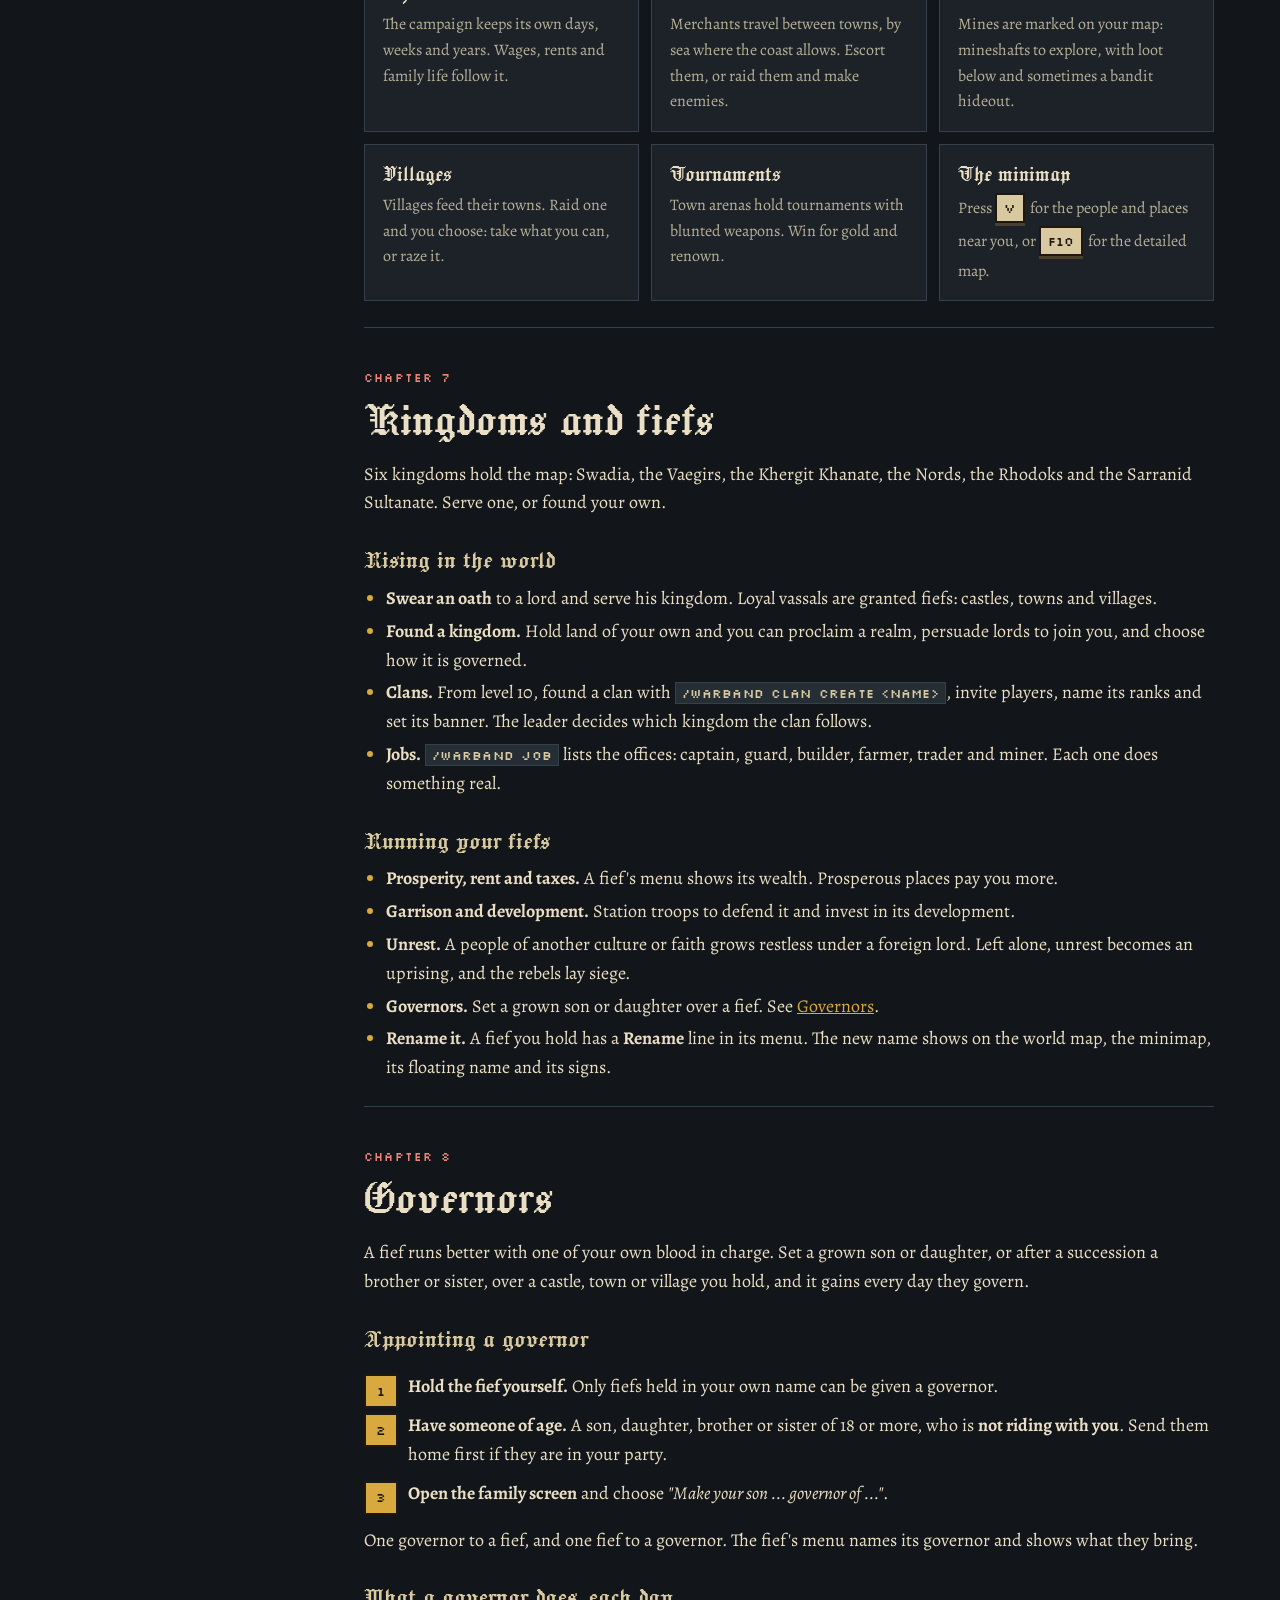
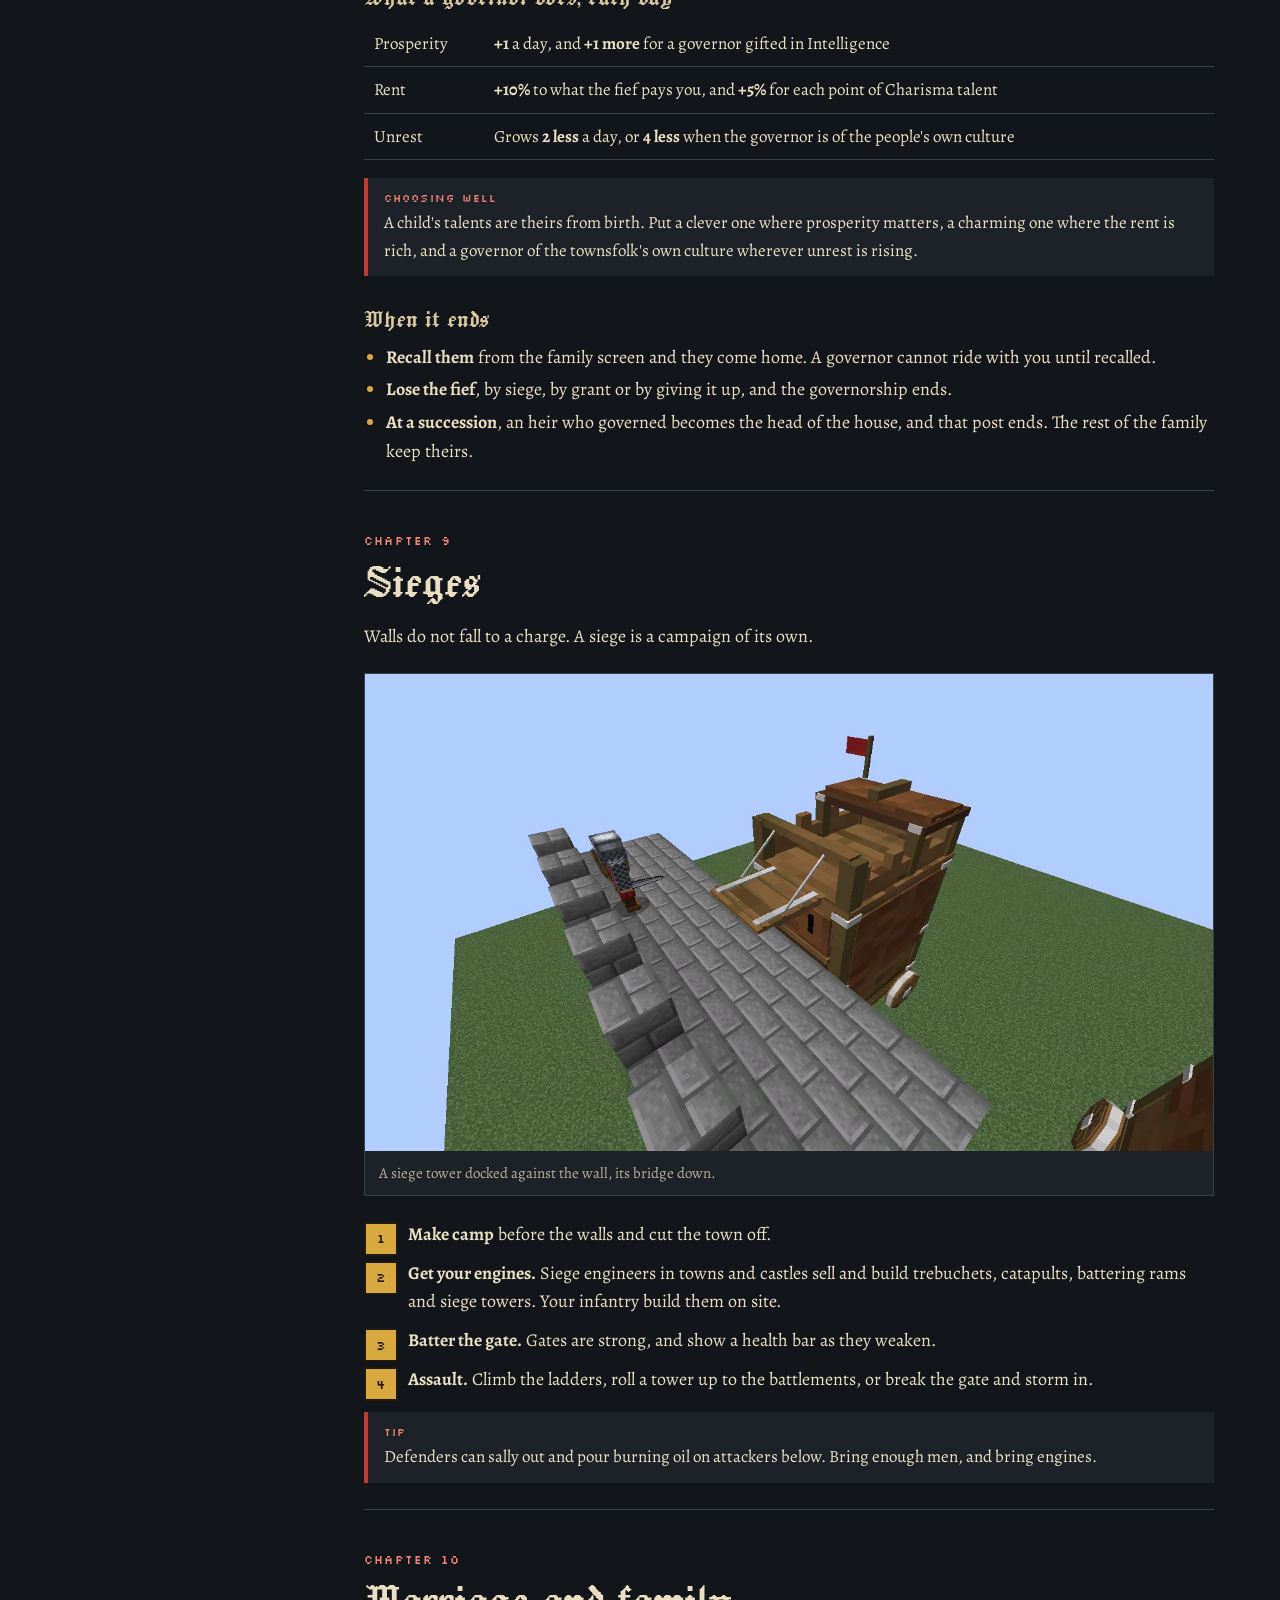
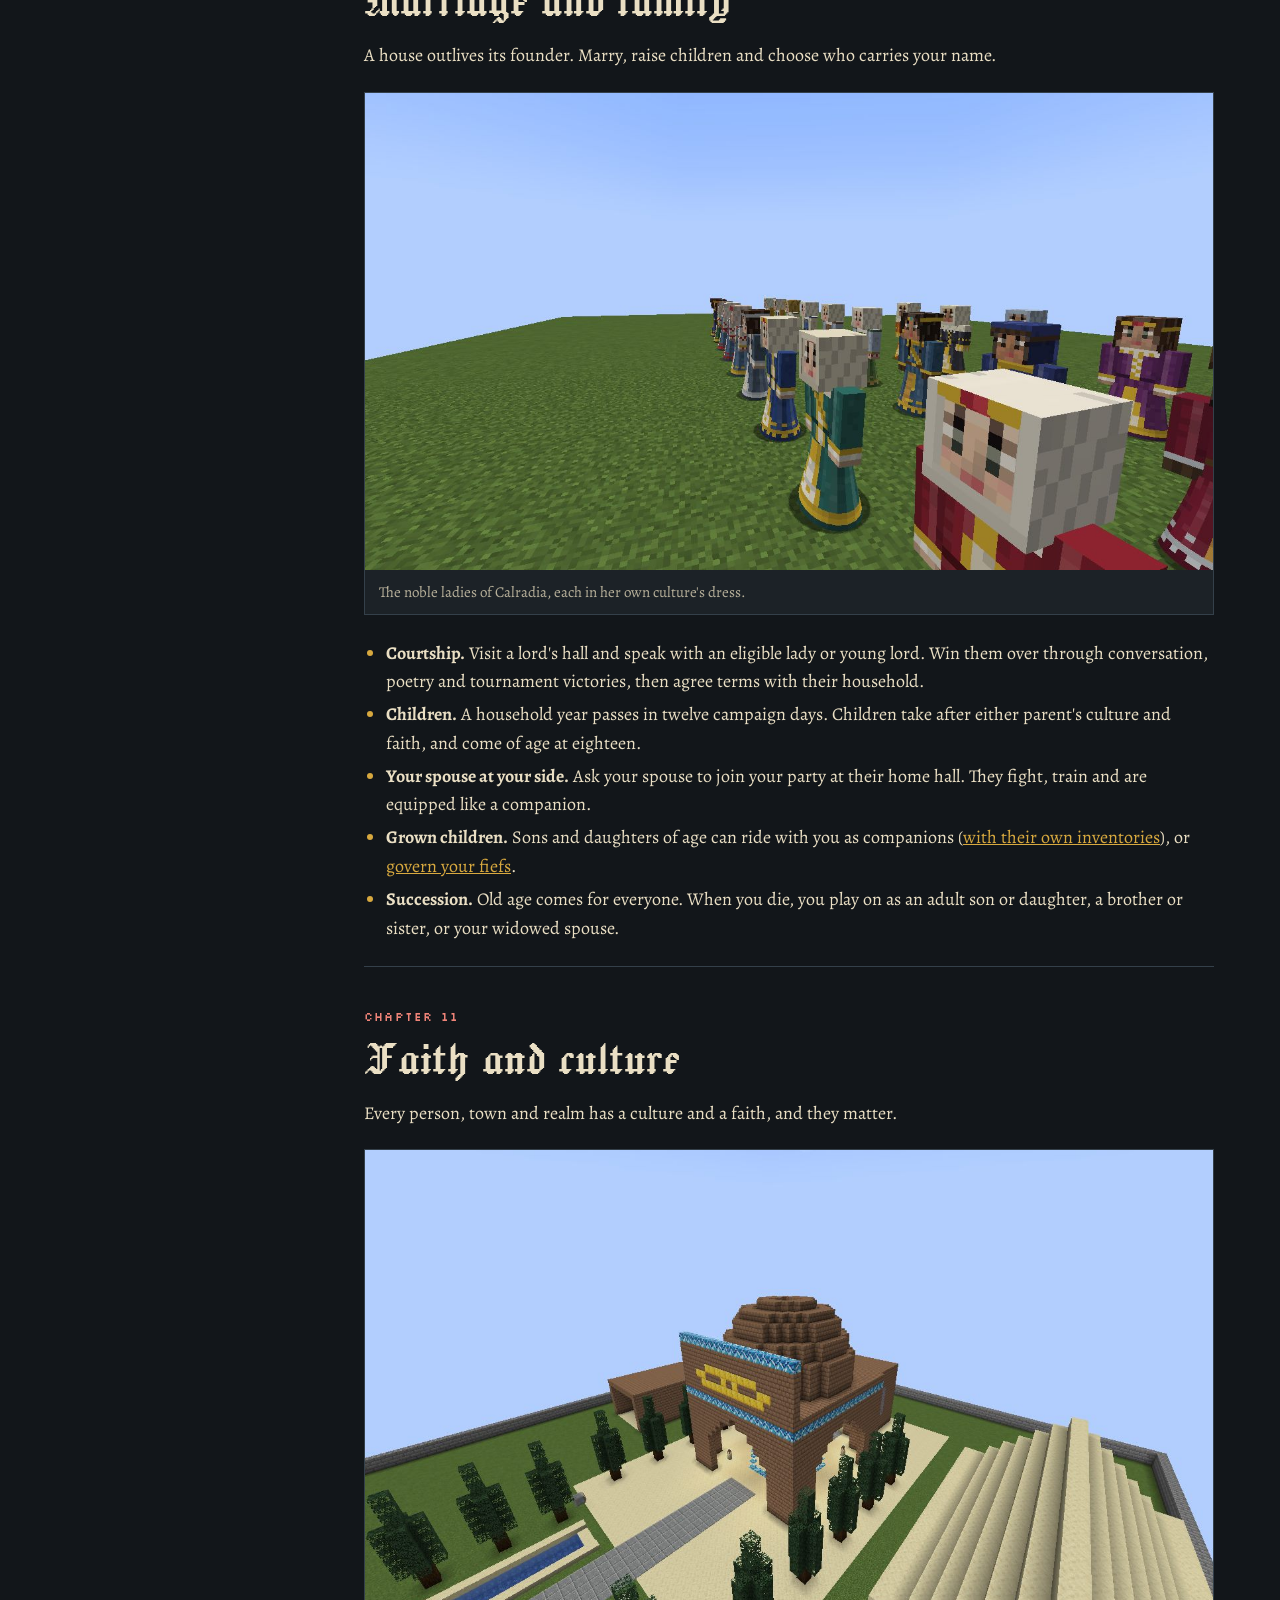
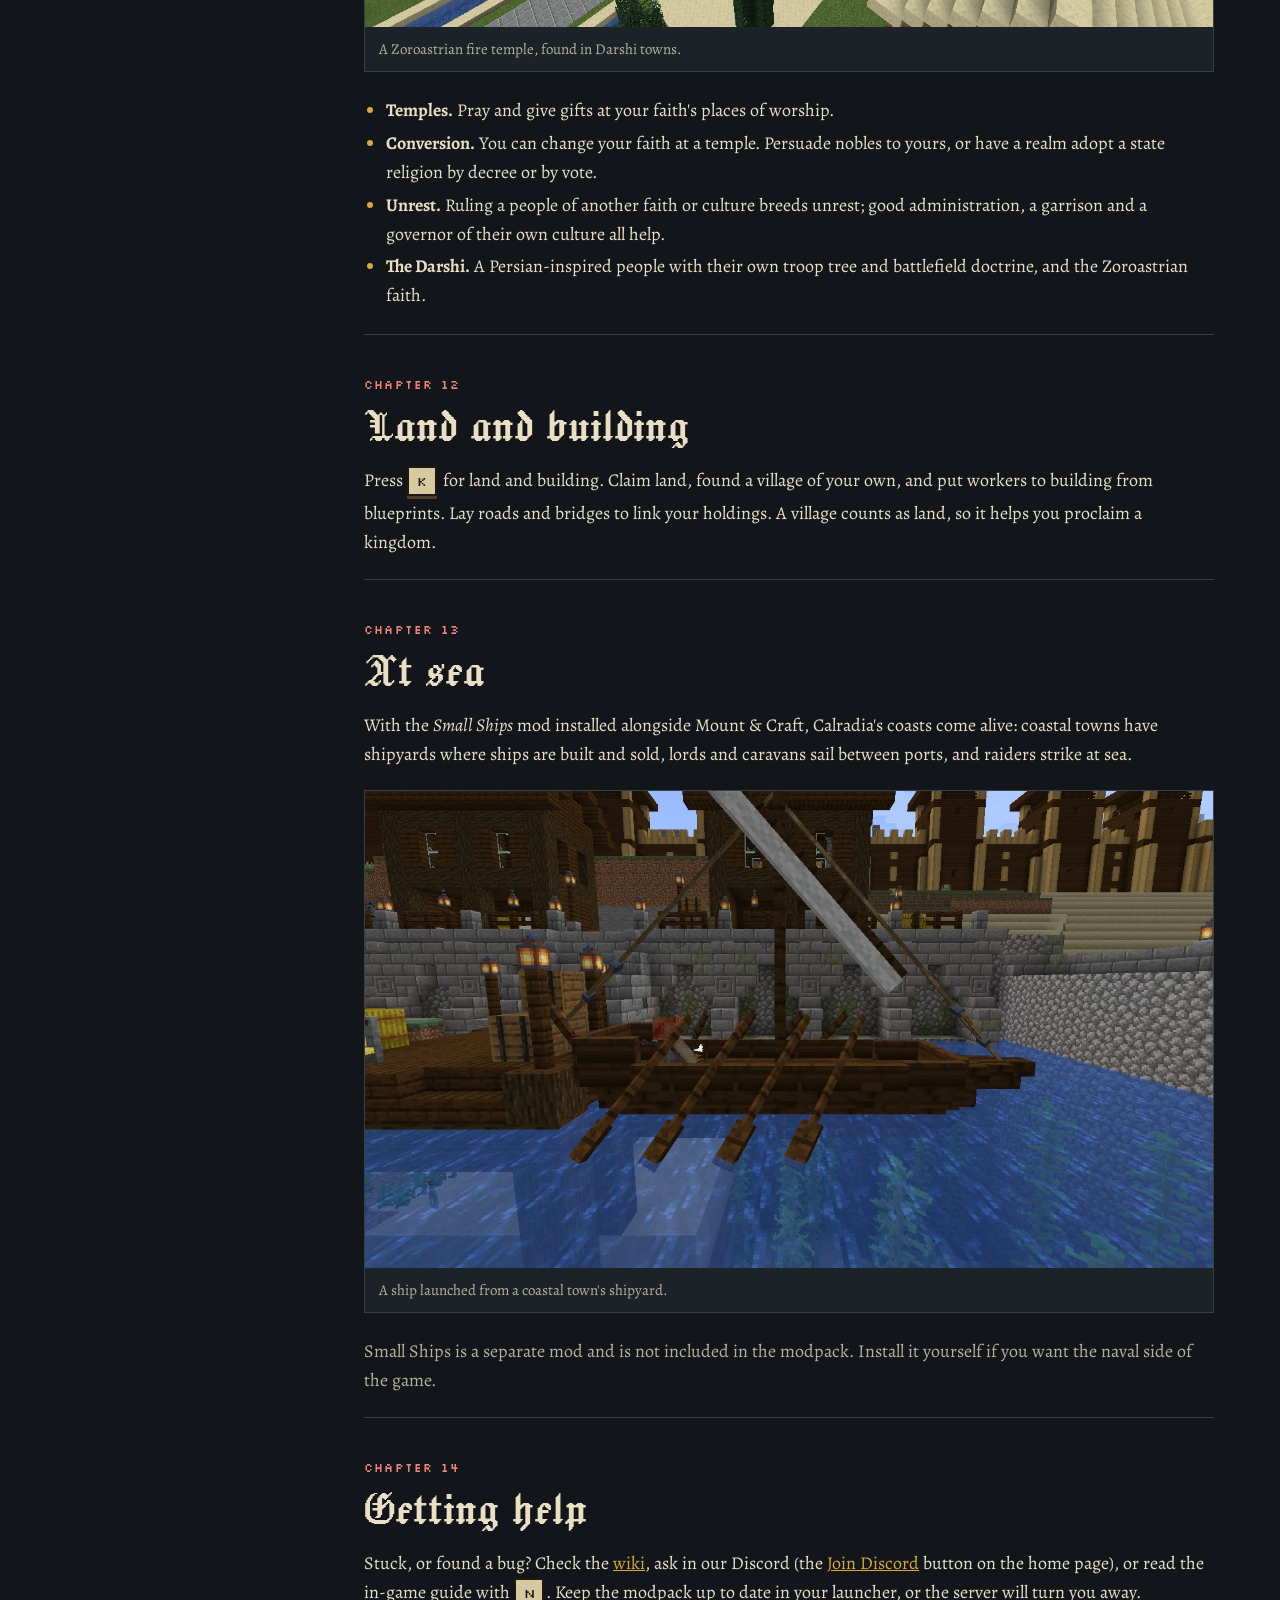
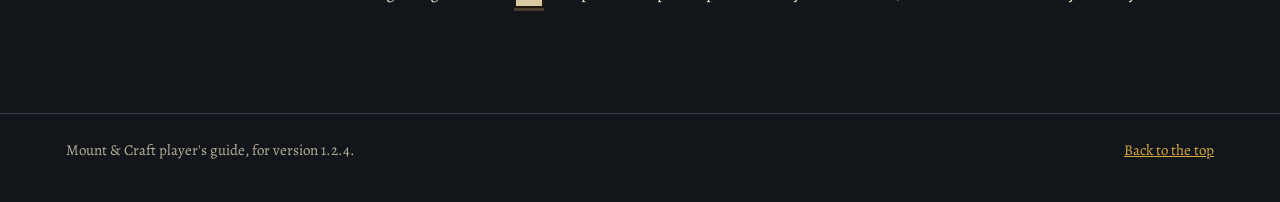
<file: guide/index.html>
<!doctype html>
<html lang="en">
<head>
<meta charset="utf-8">
<meta name="viewport" content="width=device-width, initial-scale=1">
<title>Player's Guide | Mount &amp; Craft</title>
<meta name="description" content="How to play Mount & Craft: controls, your warband, companion inventories, combat, the campaign, kingdoms, governors, sieges, family, faith, land and the sea.">
<link rel="preconnect" href="https://fonts.googleapis.com">
<link rel="preconnect" href="https://fonts.gstatic.com" crossorigin>
<link href="https://fonts.googleapis.com/css2?family=Alegreya:ital,wght@0,400;0,500;0,700;1,400&family=Jacquard+24&family=Silkscreen:wght@400;700&display=swap" rel="stylesheet">
<style>
:root {
  --night: #12161a; --stone: #1c2227; --stone-hi: #262e35; --line: #34404a;
  --parch: #eadfc4; --parch-dim: #b7b09a; --scroll: #d9c9a0; --ink: #1e1810;
  --banner: #c23a2f; --banner-dk: #8f2a22; --banner-lt: #ee8378; --brass: #d8a93f;
  --f-display: "Jacquard 24", "Pirata One", Georgia, serif;
  --f-body: "Alegreya", Georgia, "Times New Roman", serif;
  --f-pixel: "Silkscreen", "Courier New", monospace;
  --gutter: max(16px, env(safe-area-inset-left, 0px));
  color-scheme: dark;
}
* { box-sizing: border-box; }
html { scroll-behavior: smooth; scroll-padding-top: 76px; }
body { margin: 0; background: var(--night); color: var(--parch); font: 18px/1.6 var(--f-body); -webkit-font-smoothing: antialiased; }
a { color: var(--brass); }
a:hover { color: var(--parch); }
img { max-width: 100%; display: block; }

/* header, as on the wiki */
.top { position: sticky; top: 0; z-index: 10; background: rgba(18,22,26,.94); backdrop-filter: blur(6px); border-bottom: 1px solid var(--line); }
.top-in { max-width: 1180px; margin: 0 auto; padding: 14px var(--gutter); display: flex; align-items: center; justify-content: space-between; gap: 16px; }
.logo { font-family: var(--f-display); font-size: 28px; line-height: 1; color: var(--parch); text-decoration: none; white-space: nowrap; }
.logo b { color: var(--brass); font-weight: 400; }
.top nav { display: flex; gap: 18px; flex-wrap: wrap; justify-content: flex-end; }
.top nav a { font-family: var(--f-pixel); font-size: 12px; letter-spacing: .08em; text-transform: uppercase; color: var(--parch); text-decoration: none; }
.top nav a:hover, .top nav a[aria-current] { color: var(--brass); }

/* title */
.hero { max-width: 1180px; margin: 0 auto; padding: 56px var(--gutter) 28px; }
.eyebrow { display: inline-block; font-family: var(--f-pixel); font-size: 12px; letter-spacing: .1em; text-transform: uppercase; color: var(--ink); background: var(--brass); padding: 6px 12px; border: 2px solid var(--ink); }
h1 { font-family: var(--f-display); font-weight: 400; font-size: clamp(52px, 9vw, 96px); line-height: .95; margin: 18px 0 14px; }
.lede { max-width: 720px; font-size: 20px; color: var(--parch-dim); margin: 0; }
.lede strong { color: var(--parch); }

/* layout: contents beside the chapters */
.wrap { max-width: 1180px; margin: 0 auto; padding: 0 var(--gutter) 80px; display: grid; grid-template-columns: 250px minmax(0, 1fr); gap: 48px; align-items: start; }
.toc { position: sticky; top: 88px; max-height: calc(100vh - 110px); overflow: auto; padding-right: 6px; }
.toc h2 { font-family: var(--f-pixel); font-size: 12px; letter-spacing: .1em; text-transform: uppercase; color: var(--parch-dim); margin: 0 0 10px; font-weight: 400; }
.find { width: 100%; font: 16px var(--f-body); color: var(--parch); background: var(--stone); border: 1px solid var(--line); padding: 9px 12px; margin-bottom: 14px; }
.find:focus { outline: 2px solid var(--brass); outline-offset: 0; }
.toc ol { list-style: none; margin: 0; padding: 0; }
.toc li a { display: block; padding: 5px 0 5px 12px; border-left: 2px solid var(--line); color: var(--parch-dim); text-decoration: none; font-size: 16px; }
.toc li a:hover { color: var(--parch); border-color: var(--parch-dim); }
.toc li a.on { color: var(--brass); border-color: var(--brass); }
.toc .none { display: none; color: var(--parch-dim); font-size: 15px; margin: 8px 0 0; }

/* chapters */
.ch { border-top: 1px solid var(--line); padding: 40px 0 8px; }
.ch:first-child { border-top: 0; padding-top: 0; }
.ch > .label { font-family: var(--f-pixel); font-size: 12px; letter-spacing: .1em; text-transform: uppercase; color: var(--banner-lt); margin: 0 0 6px; }
.ch h2 { font-family: var(--f-display); font-weight: 400; font-size: clamp(36px, 5vw, 52px); line-height: 1; margin: 0 0 14px; }
.ch h3 { font-family: var(--f-display); font-weight: 400; font-size: 28px; line-height: 1.1; margin: 28px 0 8px; color: var(--scroll); }
.ch p { margin: 0 0 14px; }
.ch ul { margin: 0 0 16px; padding-left: 22px; }
.ch li { margin: 4px 0; }
.ch li::marker { color: var(--brass); }
.dim { color: var(--parch-dim); }
code { font-family: var(--f-pixel); font-size: .72em; letter-spacing: .02em; background: var(--stone-hi); border: 1px solid var(--line); padding: 2px 6px; color: var(--scroll); white-space: nowrap; }

figure { margin: 22px 0 24px; border: 1px solid var(--line); background: var(--stone); }
figure img { width: 100%; height: auto; aspect-ratio: 16 / 9; object-fit: cover; image-rendering: auto; }
figcaption { padding: 10px 14px; font-size: 15px; color: var(--parch-dim); }

.trees figure { margin: 14px 0; }
.trees figure img { aspect-ratio: 1280 / 672; object-fit: contain; background: #e8d9b5; }
.trees.tabs figure { display: none; margin-top: 0; border-top: 0; }
.trees.tabs figure.on { display: block; }
.tabbar { display: flex; flex-wrap: wrap; gap: 6px; margin: 14px 0 0; }
.tabbar button { font-family: var(--f-pixel); font-size: 12px; letter-spacing: .06em; text-transform: uppercase; color: var(--parch); background: var(--stone); border: 1px solid var(--line); padding: 9px 12px; cursor: pointer; }
.tabbar button:hover { border-color: var(--parch-dim); }
.tabbar button[aria-selected="true"] { color: var(--ink); background: var(--brass); border-color: var(--ink); }
.tabbar button:focus-visible { outline: 2px solid var(--brass); outline-offset: 2px; }

.cards { display: grid; grid-template-columns: repeat(auto-fit, minmax(230px, 1fr)); gap: 12px; margin: 8px 0 18px; }
.card { background: var(--stone); border: 1px solid var(--line); padding: 16px 18px; }
.card h4 { font-family: var(--f-display); font-weight: 400; font-size: 24px; line-height: 1.1; margin: 0 0 6px; color: var(--parch); }
.card p { margin: 0; font-size: 16px; color: var(--parch-dim); }

.tip { border-left: 4px solid var(--banner); background: var(--stone); padding: 12px 16px; margin: 18px 0; font-size: 17px; }
.tip b { font-family: var(--f-pixel); font-size: 11px; letter-spacing: .1em; text-transform: uppercase; color: var(--banner-lt); font-weight: 400; display: block; margin-bottom: 2px; }

/* controls */
.keys { width: 100%; border-collapse: collapse; margin: 8px 0 18px; font-size: 17px; }
.keys td { padding: 9px 10px; border-bottom: 1px solid var(--line); vertical-align: middle; }
.keys td:first-child { width: 120px; white-space: nowrap; }
kbd { display: inline-block; min-width: 30px; text-align: center; font-family: var(--f-pixel); font-size: 13px; color: var(--ink); background: var(--scroll); border: 2px solid var(--ink); box-shadow: 0 3px 0 var(--ink-dim, #4a3f2c); padding: 3px 7px 2px; margin: 0 2px 3px 0; }

.steps { counter-reset: s; list-style: none; padding: 0 !important; }
.steps li { counter-increment: s; position: relative; padding-left: 44px; margin: 10px 0 !important; }
.steps li::before { content: counter(s); position: absolute; left: 0; top: 2px; width: 30px; height: 30px; display: grid; place-items: center; font-family: var(--f-pixel); font-size: 13px; color: var(--ink); background: var(--brass); border: 2px solid var(--ink); }

.foot { border-top: 1px solid var(--line); }
.foot-in { max-width: 1180px; margin: 0 auto; padding: 24px var(--gutter) 40px; display: flex; justify-content: space-between; gap: 16px; flex-wrap: wrap; font-size: 15px; color: var(--parch-dim); }

[hidden] { display: none !important; }

@media (max-width: 960px) {
  .wrap { grid-template-columns: minmax(0, 1fr); gap: 20px; }
  .toc { position: static; max-height: none; border: 1px solid var(--line); background: var(--stone); padding: 14px 16px; }
  .toc ol { columns: 2; column-gap: 18px; }
  .hero { padding-top: 36px; }
}
@media (max-width: 520px) {
  body { font-size: 17px; }
  .top nav { gap: 12px; }
  .top nav a.wide { display: none; }
  .toc ol { columns: 1; }
  .keys td:first-child { width: 96px; }
}
</style>
</head>
<body id="top">

<header class="top">
  <div class="top-in">
    <a class="logo" href="/">Mount <b>&amp;</b> Craft</a>
    <nav aria-label="Site">
      <a href="/">Home</a>
      <a class="wide" href="/#install">Install</a>
      <a href="/wiki">Wiki</a>
      <a href="/guide" aria-current="page">Guide</a>
    </nav>
  </div>
</header>

<section class="hero">
  <span class="eyebrow">Player's guide &middot; version 1.2.4</span>
  <h1>Ride out prepared.</h1>
  <p class="lede">Everything you need to go from <strong>a lone rider with a sword</strong> to a lord with an army, a family and land of your own: the controls, your warband, battle, the campaign, kingdoms, sieges, marriage, faith, building and the sea.</p>
</section>

<div class="wrap">
  <aside class="toc" aria-label="Contents">
    <h2>Contents</h2>
    <input class="find" type="search" placeholder="Find a topic..." aria-label="Find a topic" id="find">
    <ol id="toc"></ol>
    <p class="none" id="none">Nothing matches. Try "siege", "marry" or "map".</p>
  </aside>

  <main id="guide">

    <section class="ch" id="start" data-title="Getting started">
      <p class="label"></p>
      <h2>Getting started</h2>
      <p>Mount &amp; Craft is a Java Edition modpack. Install it through the Technic Launcher or the CurseForge app (see <a href="/#install">How to install</a>), and always launch Minecraft from the modpack so your version matches the server's.</p>
      <ol class="steps">
        <li><strong>Create your character.</strong> Choose your origin, your culture and your faith. They decide where you start, which people trust you, and the temples you can pray at.</li>
        <li><strong>Learn your sheet.</strong> Press <kbd>C</kbd>. Your hero has four attributes (Strength, Agility, Intelligence, Charisma), skills and weapon proficiencies, and earns points to spend at every level.</li>
        <li><strong>Find a town.</strong> Walk up to a settlement and open its menu. Towns have markets, taverns, a lord's hall, an arena, siege engineers and more.</li>
        <li><strong>Raise your first men.</strong> Hire recruits and a companion or two, then ride out and fight something your size.</li>
      </ol>
      <div class="tip"><b>Tip</b>Press <kbd>N</kbd> any time for the in-game quest log and guide, and <kbd>B</kbd> for your notes: the game log, characters, locations and factions you have met.</div>
    </section>

    <section class="ch" id="controls" data-title="Controls">
      <p class="label"></p>
      <h2>Controls</h2>
      <p>These are the default keys. All of them can be changed under <em>Options &rarr; Controls</em>, in the Mount &amp; Craft group.</p>
      <table class="keys">
        <tr><td><kbd>P</kbd></td><td>Party: your troops, upgrades and companions</td></tr>
        <tr><td><kbd>C</kbd></td><td>Character sheet</td></tr>
        <tr><td><kbd>E</kbd></td><td>Inventory; its <strong>Party</strong> button opens your companions' inventories</td></tr>
        <tr><td><kbd>M</kbd></td><td>World map of Calradia</td></tr>
        <tr><td><kbd>F10</kbd></td><td>Detailed map: a closer look at the land around you</td></tr>
        <tr><td><kbd>V</kbd></td><td>Toggle the nearby minimap</td></tr>
        <tr><td><kbd>K</kbd></td><td>Land and building</td></tr>
        <tr><td><kbd>N</kbd></td><td>Quest log and guide</td></tr>
        <tr><td><kbd>B</kbd></td><td>Notes: game log, characters, locations, factions</td></tr>
        <tr><td><kbd>F6</kbd> <kbd>F7</kbd> <kbd>F8</kbd></td><td>Orders to your troops: follow me, hold this position, charge</td></tr>
        <tr><td><kbd>G</kbd></td><td>Kick, to break an enemy's guard</td></tr>
        <tr><td><kbd>O</kbd></td><td>Battle options in a fight, including withdrawing</td></tr>
      </table>
      <p class="dim">Combat also has keys for each attack direction, a thrust, couching a lance and the formation planner; find them in the same Controls group.</p>
    </section>

    <section class="ch" id="warband" data-title="Your warband">
      <p class="label"></p>
      <h2>Your warband</h2>
      <p>A lone hero gets overrun. Your strength is the party you lead: soldiers you hire, train and keep paid.</p>
      <figure><img src="img/warband-battle.jpg" alt="Mail-clad soldiers with shields and spears fighting in a village street" loading="lazy" width="1280" height="674"><figcaption>Your warband in the thick of a street fight. Every culture raises its own soldiers, from levied recruits to elite horsemen.</figcaption></figure>
      <div class="cards">
        <div class="card"><h4>Recruit</h4><p>Hire men in settlements. Each culture raises its own soldiers, with its own gear and fighting style.</p></div>
        <div class="card"><h4>Upgrade</h4><p>Soldiers earn experience in battle. In the party screen (<kbd>P</kbd>), promote them along their troop tree: infantry, archers or cavalry.</p></div>
        <div class="card"><h4>Pay</h4><p>Wages come due every week. Leave your men unpaid and some will desert.</p></div>
        <div class="card"><h4>Command</h4><p>Order them with <kbd>F6</kbd> follow, <kbd>F7</kbd> hold and <kbd>F8</kbd> charge. When they follow, they march with you across the map.</p></div>
      </div>
      <h3>Troop trees</h3>
      <p>Each culture has its own tree. The number in brackets is the troop's level, and the grey name beside a mounted troop is its horse. Open the party screen (<kbd>P</kbd>) and click a troop to see its whole upgrade family.</p>
      <div class="trees" id="trees">
        <figure class="tree" id="tree-swadia" data-label="Swadia"><img src="img/troops-swadia.png" alt="Troop upgrade tree of the Kingdom of Swadia, listing each troop with its level and type" loading="lazy" width="1280" height="672"><figcaption>Kingdom of Swadia</figcaption></figure>
        <figure class="tree" id="tree-vaegirs" data-label="Vaegirs"><img src="img/troops-vaegirs.png" alt="Troop upgrade tree of the Kingdom of Vaegirs, listing each troop with its level and type" loading="lazy" width="1280" height="672"><figcaption>Kingdom of Vaegirs</figcaption></figure>
        <figure class="tree" id="tree-khergit" data-label="Khergits"><img src="img/troops-khergit.png" alt="Troop upgrade tree of the Khergit Khanate, listing each troop with its level and type" loading="lazy" width="1280" height="672"><figcaption>Khergit Khanate</figcaption></figure>
        <figure class="tree" id="tree-nords" data-label="Nords"><img src="img/troops-nords.png" alt="Troop upgrade tree of the Kingdom of Nords, listing each troop with its level and type" loading="lazy" width="1280" height="672"><figcaption>Kingdom of Nords</figcaption></figure>
        <figure class="tree" id="tree-rhodoks" data-label="Rhodoks"><img src="img/troops-rhodoks.png" alt="Troop upgrade tree of the Kingdom of Rhodoks, listing each troop with its level and type" loading="lazy" width="1280" height="672"><figcaption>Kingdom of Rhodoks</figcaption></figure>
        <figure class="tree" id="tree-sarranid" data-label="Sarranids"><img src="img/troops-sarranid.png" alt="Troop upgrade tree of the Sarranid Sultanate, listing each troop with its level and type" loading="lazy" width="1280" height="672"><figcaption>Sarranid Sultanate</figcaption></figure>
        <figure class="tree" id="tree-zendar" data-label="Zendar"><img src="img/troops-zendar.png" alt="Troop upgrade tree of the Merchant Republic of Zendar, listing each troop with its level and type" loading="lazy" width="1280" height="672"><figcaption>Merchant Republic of Zendar</figcaption></figure>
      </div>
      <div class="tip"><b>Reading a tree</b>A tree forks as it climbs. Pick the branch you want when you promote: infantry to hold the line, archers or crossbowmen to thin the enemy, cavalry to run them down. Khergit trees lean on horse archers, and Zendar has a second root of its own, the Caravan Escort, for its cavalry.</div>
      <h3>Companions</h3>
      <p>Sixteen heroes wander the taverns of Calradia, a week in each town. Talk to one, pay their fee and they join you. Companions are never killed in battle: they are wounded, fall back and recover.</p>
      <ul>
        <li><strong>Train them.</strong> Talk to a companion from the party screen to spend their attribute, skill and weapon points as they level.</li>
        <li><strong>Equip them</strong> from their own inventory: press <kbd>E</kbd>, then <strong>Party</strong>. See <a href="#packs">Companion inventories</a>.</li>
        <li><strong>Rename them</strong>, or, once you rule a kingdom with land to grant, <strong>make one a lord</strong>.</li>
      </ul>
    </section>

    <section class="ch" id="packs" data-title="Companion inventories">
      <p class="label"></p>
      <h2>Companion inventories</h2>
      <p>Every companion carries their own gear and a pack of their own. Open it from your inventory and move things between you as you would with a chest.</p>
      <figure><img src="img/companions.jpg" alt="The companion inventory screen showing equipment slots, a figure of the companion, a pack and the player's inventory" loading="lazy" width="1280" height="720"><figcaption>Lady Anna's inventory: her equipment down the left beside a figure of her, her pack on the right, your inventory below.</figcaption></figure>
      <h3>Opening it</h3>
      <ol class="steps">
        <li>Press <kbd>E</kbd> to open your inventory.</li>
        <li>Click the <strong>Party</strong> button, beside the horse button above your inventory.</li>
        <li>The first companion's inventory opens. Use <strong>&lt;</strong> and <strong>&gt;</strong> to step to the next or previous one, and <strong>Back</strong> to return to your own inventory.</li>
      </ol>
      <h3>What it holds</h3>
      <table class="keys">
        <tr><td>Weapon</td><td>The weapon in their hand</td></tr>
        <tr><td>Shield</td><td>A shield or an offhand item</td></tr>
        <tr><td>Helmet</td><td>Headgear</td></tr>
        <tr><td>Body armour</td><td>Mail, plate, a gambeson or a robe</td></tr>
        <tr><td>Boots</td><td>Footwear</td></tr>
        <tr><td>Pack</td><td>20 slots for anything else: food, arrows, spare gear, loot</td></tr>
      </table>
      <ul>
        <li><strong>Click</strong> an item to pick it up and click a slot to put it down. <strong>Shift-click</strong> moves it straight across: from you into their pack (or the matching empty equipment slot), or from them back to you.</li>
        <li>An equipment slot takes <strong>one matching Mount &amp; Craft item</strong>. An apple is not a helmet, and the slot will refuse it.</li>
        <li>What you put in the weapon slot is what they fight with. Swapping a bow for a sword turns an archer into a swordsman.</li>
      </ul>
      <h3>Whose inventories</h3>
      <p>Everyone in your party you can manage: <strong>your spouse first</strong>, then <strong>your grown children</strong> and kin, then your <strong>hired companions</strong> by name. Ordinary soldiers keep the kit of their troop type.</p>
      <h3>In the saddle</h3>
      <p>Riding, <kbd>E</kbd> opens your horse's inventory instead of yours. It has the same <strong>Party</strong> button, to the right of the horse's panel, and your companions' packs open while they march with you.</p>
      <figure><img src="img/riding.jpg" alt="The companion inventory opened while riding, with carrots moved into the companion's pack" loading="lazy" width="1280" height="720"><figcaption>Opened from the saddle: carrots shift-clicked into her pack while she marches with you.</figcaption></figure>
      <div class="tip"><b>When it will not open</b>A companion has to be <strong>near you</strong>, <strong>recovered</strong> from any wound and <strong>outside battle</strong>. A wounded companion's pack opens again once they are back on their feet.</div>
      <p class="dim">A pack travels with its owner: send your spouse or a son home and they keep everything they carried for the next time they ride with you.</p>
    </section>

    <section class="ch" id="combat" data-title="Combat">
      <p class="label"></p>
      <h2>Combat</h2>
      <p>Fighting is directional, as in Mount &amp; Blade. Pick your blow (a swing from the left or right, an overhead or a thrust), and watch which side your enemy guards.</p>
      <ul>
        <li><strong>Read the wind-up.</strong> Soldiers draw back before they strike, so you can see the blow coming and guard against it.</li>
        <li><strong>Break a guard</strong> with a kick (<kbd>G</kbd>), then strike before they recover.</li>
        <li><strong>Mounted.</strong> Charge with a lance and couch it at the gallop for a crushing hit, or cut down from the saddle with a sword.</li>
        <li><strong>Missiles.</strong> Bows, crossbows and throwing weapons hit harder to the head.</li>
      </ul>
      <h3>Field battles</h3>
      <p>Meet a hostile party and a battle begins on its own field. Your men deploy beside you and reinforcements arrive in waves. Press <kbd>O</kbd> for battle options, including withdrawing. Beaten enemies can be taken prisoner; your fallen soldiers may be saved by a good surgeon.</p>
      <div class="tip"><b>Tip</b>Order a charge (<kbd>F8</kbd>) when you want your men to close with the enemy. Left on "follow", they stay at your side, and archers will pick them off while they wait.</div>
    </section>

    <section class="ch" id="campaign" data-title="The campaign">
      <p class="label"></p>
      <h2>The campaign</h2>
      <p>Calradia is alive without you: lords march, caravans trade, bandits raid and wars are declared and ended.</p>
      <figure><img src="img/map.jpg" alt="The world map of Calradia with kingdoms coloured and town names" loading="lazy" width="1280" height="720"><figcaption>The world map (<kbd>M</kbd>): every town, castle and village, the kingdoms and their wars. Click a noble or a settlement for more. Press <kbd>F10</kbd> for the detailed map.</figcaption></figure>
      <div class="cards">
        <div class="card"><h4>The calendar</h4><p>The campaign keeps its own days, weeks and years. Wages, rents and family life follow it.</p></div>
        <div class="card"><h4>Caravans</h4><p>Merchants travel between towns, by sea where the coast allows. Escort them, or raid them and make enemies.</p></div>
        <div class="card"><h4>Mines</h4><p>Mines are marked on your map: mineshafts to explore, with loot below and sometimes a bandit hideout.</p></div>
        <div class="card"><h4>Villages</h4><p>Villages feed their towns. Raid one and you choose: take what you can, or raze it.</p></div>
        <div class="card"><h4>Tournaments</h4><p>Town arenas hold tournaments with blunted weapons. Win for gold and renown.</p></div>
        <div class="card"><h4>The minimap</h4><p>Press <kbd>V</kbd> for the people and places near you, or <kbd>F10</kbd> for the detailed map.</p></div>
      </div>
    </section>

    <section class="ch" id="kingdoms" data-title="Kingdoms and fiefs">
      <p class="label"></p>
      <h2>Kingdoms and fiefs</h2>
      <p>Six kingdoms hold the map: Swadia, the Vaegirs, the Khergit Khanate, the Nords, the Rhodoks and the Sarranid Sultanate. Serve one, or found your own.</p>
      <h3>Rising in the world</h3>
      <ul>
        <li><strong>Swear an oath</strong> to a lord and serve his kingdom. Loyal vassals are granted fiefs: castles, towns and villages.</li>
        <li><strong>Found a kingdom.</strong> Hold land of your own and you can proclaim a realm, persuade lords to join you, and choose how it is governed.</li>
        <li><strong>Clans.</strong> From level 10, found a clan with <code>/warband clan create &lt;name&gt;</code>, invite players, name its ranks and set its banner. The leader decides which kingdom the clan follows.</li>
        <li><strong>Jobs.</strong> <code>/warband job</code> lists the offices: captain, guard, builder, farmer, trader and miner. Each one does something real.</li>
      </ul>
      <h3>Running your fiefs</h3>
      <ul>
        <li><strong>Prosperity, rent and taxes.</strong> A fief's menu shows its wealth. Prosperous places pay you more.</li>
        <li><strong>Garrison and development.</strong> Station troops to defend it and invest in its development.</li>
        <li><strong>Unrest.</strong> A people of another culture or faith grows restless under a foreign lord. Left alone, unrest becomes an uprising, and the rebels lay siege.</li>
        <li><strong>Governors.</strong> Set a grown son or daughter over a fief. See <a href="#governors">Governors</a>.</li>
        <li><strong>Rename it.</strong> A fief you hold has a <strong>Rename</strong> line in its menu. The new name shows on the world map, the minimap, its floating name and its signs.</li>
      </ul>
    </section>

    <section class="ch" id="governors" data-title="Governors">
      <p class="label"></p>
      <h2>Governors</h2>
      <p>A fief runs better with one of your own blood in charge. Set a grown son or daughter, or after a succession a brother or sister, over a castle, town or village you hold, and it gains every day they govern.</p>
      <h3>Appointing a governor</h3>
      <ol class="steps">
        <li><strong>Hold the fief yourself.</strong> Only fiefs held in your own name can be given a governor.</li>
        <li><strong>Have someone of age.</strong> A son, daughter, brother or sister of 18 or more, who is <strong>not riding with you</strong>. Send them home first if they are in your party.</li>
        <li><strong>Open the family screen</strong> and choose <em>"Make your son ... governor of ..."</em>.</li>
      </ol>
      <p>One governor to a fief, and one fief to a governor. The fief's menu names its governor and shows what they bring.</p>
      <h3>What a governor does, each day</h3>
      <table class="keys">
        <tr><td>Prosperity</td><td><strong>+1</strong> a day, and <strong>+1 more</strong> for a governor gifted in Intelligence</td></tr>
        <tr><td>Rent</td><td><strong>+10%</strong> to what the fief pays you, and <strong>+5%</strong> for each point of Charisma talent</td></tr>
        <tr><td>Unrest</td><td>Grows <strong>2 less</strong> a day, or <strong>4 less</strong> when the governor is of the people's own culture</td></tr>
      </table>
      <div class="tip"><b>Choosing well</b>A child's talents are theirs from birth. Put a clever one where prosperity matters, a charming one where the rent is rich, and a governor of the townsfolk's own culture wherever unrest is rising.</div>
      <h3>When it ends</h3>
      <ul>
        <li><strong>Recall them</strong> from the family screen and they come home. A governor cannot ride with you until recalled.</li>
        <li><strong>Lose the fief</strong>, by siege, by grant or by giving it up, and the governorship ends.</li>
        <li><strong>At a succession</strong>, an heir who governed becomes the head of the house, and that post ends. The rest of the family keep theirs.</li>
      </ul>
    </section>

    <section class="ch" id="sieges" data-title="Sieges">
      <p class="label"></p>
      <h2>Sieges</h2>
      <p>Walls do not fall to a charge. A siege is a campaign of its own.</p>
      <figure><img src="img/siege.jpg" alt="A wooden siege tower drawn up against a castle wall" loading="lazy" width="1280" height="720"><figcaption>A siege tower docked against the wall, its bridge down.</figcaption></figure>
      <ol class="steps">
        <li><strong>Make camp</strong> before the walls and cut the town off.</li>
        <li><strong>Get your engines.</strong> Siege engineers in towns and castles sell and build trebuchets, catapults, battering rams and siege towers. Your infantry build them on site.</li>
        <li><strong>Batter the gate.</strong> Gates are strong, and show a health bar as they weaken.</li>
        <li><strong>Assault.</strong> Climb the ladders, roll a tower up to the battlements, or break the gate and storm in.</li>
      </ol>
      <div class="tip"><b>Tip</b>Defenders can sally out and pour burning oil on attackers below. Bring enough men, and bring engines.</div>
    </section>

    <section class="ch" id="family" data-title="Marriage and family">
      <p class="label"></p>
      <h2>Marriage and family</h2>
      <p>A house outlives its founder. Marry, raise children and choose who carries your name.</p>
      <figure><img src="img/family.jpg" alt="Noble ladies in long gowns and headdresses of several cultures" loading="lazy" width="1280" height="720"><figcaption>The noble ladies of Calradia, each in her own culture's dress.</figcaption></figure>
      <ul>
        <li><strong>Courtship.</strong> Visit a lord's hall and speak with an eligible lady or young lord. Win them over through conversation, poetry and tournament victories, then agree terms with their household.</li>
        <li><strong>Children.</strong> A household year passes in twelve campaign days. Children take after either parent's culture and faith, and come of age at eighteen.</li>
        <li><strong>Your spouse at your side.</strong> Ask your spouse to join your party at their home hall. They fight, train and are equipped like a companion.</li>
        <li><strong>Grown children.</strong> Sons and daughters of age can ride with you as companions (<a href="#packs">with their own inventories</a>), or <a href="#governors">govern your fiefs</a>.</li>
        <li><strong>Succession.</strong> Old age comes for everyone. When you die, you play on as an adult son or daughter, a brother or sister, or your widowed spouse.</li>
      </ul>
    </section>

    <section class="ch" id="faith" data-title="Faith and culture">
      <p class="label"></p>
      <h2>Faith and culture</h2>
      <p>Every person, town and realm has a culture and a faith, and they matter.</p>
      <figure><img src="img/faith.jpg" alt="A Zoroastrian fire temple with a domed pavilion, pools and cypress trees" loading="lazy" width="1280" height="720"><figcaption>A Zoroastrian fire temple, found in Darshi towns.</figcaption></figure>
      <ul>
        <li><strong>Temples.</strong> Pray and give gifts at your faith's places of worship.</li>
        <li><strong>Conversion.</strong> You can change your faith at a temple. Persuade nobles to yours, or have a realm adopt a state religion by decree or by vote.</li>
        <li><strong>Unrest.</strong> Ruling a people of another faith or culture breeds unrest; good administration, a garrison and a governor of their own culture all help.</li>
        <li><strong>The Darshi.</strong> A Persian-inspired people with their own troop tree and battlefield doctrine, and the Zoroastrian faith.</li>
      </ul>
    </section>

    <section class="ch" id="land" data-title="Land and building">
      <p class="label"></p>
      <h2>Land and building</h2>
      <p>Press <kbd>K</kbd> for land and building. Claim land, found a village of your own, and put workers to building from blueprints. Lay roads and bridges to link your holdings. A village counts as land, so it helps you proclaim a kingdom.</p>
    </section>

    <section class="ch" id="sea" data-title="At sea">
      <p class="label"></p>
      <h2>At sea</h2>
      <p>With the <em>Small Ships</em> mod installed alongside Mount &amp; Craft, Calradia's coasts come alive: coastal towns have shipyards where ships are built and sold, lords and caravans sail between ports, and raiders strike at sea.</p>
      <figure><img src="img/sea.jpg" alt="A newly launched ship beside a shipyard and its breakwater" loading="lazy" width="1280" height="720"><figcaption>A ship launched from a coastal town's shipyard.</figcaption></figure>
      <p class="dim">Small Ships is a separate mod and is not included in the modpack. Install it yourself if you want the naval side of the game.</p>
    </section>

    <section class="ch" id="help" data-title="Getting help">
      <p class="label"></p>
      <h2>Getting help</h2>
      <p>Stuck, or found a bug? Check the <a href="/wiki">wiki</a>, ask in our Discord (the <a href="/">Join Discord</a> button on the home page), or read the in-game guide with <kbd>N</kbd>. Keep the modpack up to date in your launcher, or the server will turn you away.</p>
    </section>

  </main>
</div>

<footer class="foot">
  <div class="foot-in">
    <span>Mount &amp; Craft player's guide, for version 1.2.4.</span>
    <a href="#top" onclick="window.scrollTo({top:0});return false;">Back to the top</a>
  </div>
</footer>

<script>
(function () {
  var chapters = Array.prototype.slice.call(document.querySelectorAll('.ch'));
  var toc = document.getElementById('toc'), none = document.getElementById('none'), find = document.getElementById('find');
  chapters.forEach(function (c, i) { var l = c.querySelector('.label'); if (l) l.textContent = 'Chapter ' + (i + 1); });
  var links = chapters.map(function (c) {
    var li = document.createElement('li'), a = document.createElement('a');
    a.href = '#' + c.id; a.textContent = c.getAttribute('data-title'); li.appendChild(a); toc.appendChild(li); return a;
  });
  // the chapter being read is marked in the contents
  if ('IntersectionObserver' in window) {
    var io = new IntersectionObserver(function (entries) {
      entries.forEach(function (e) { if (e.isIntersecting) links.forEach(function (a) { a.classList.toggle('on', a.getAttribute('href') === '#' + e.target.id); }); });
    }, { rootMargin: '-30% 0px -60% 0px' });
    chapters.forEach(function (c) { io.observe(c); });
  }
  // troop trees: one kingdom at a time (all are shown stacked if scripts are off)
  var trees = document.getElementById('trees');
  if (trees) {
    var figs = Array.prototype.slice.call(trees.querySelectorAll('figure.tree')), bar = document.createElement('div'), btns = [];
    bar.className = 'tabbar'; bar.setAttribute('role', 'tablist'); bar.setAttribute('aria-label', 'Kingdom');
    function show(i, focus) {
      figs.forEach(function (f, j) { f.classList.toggle('on', i === j); btns[j].setAttribute('aria-selected', i === j); btns[j].tabIndex = i === j ? 0 : -1; });
      if (focus) btns[i].focus();
    }
    figs.forEach(function (f, i) {
      var b = document.createElement('button'); b.type = 'button'; b.setAttribute('role', 'tab'); b.textContent = f.getAttribute('data-label');
      b.addEventListener('click', function () { show(i); });
      b.addEventListener('keydown', function (e) {
        var d = e.key === 'ArrowRight' ? 1 : e.key === 'ArrowLeft' ? -1 : 0;
        if (d) { e.preventDefault(); show((i + d + figs.length) % figs.length, true); }
      });
      btns.push(b); bar.appendChild(b); f.setAttribute('role', 'tabpanel'); f.querySelector('img').loading = 'eager';
    });
    trees.classList.add('tabs'); trees.insertBefore(bar, trees.firstChild); show(0);
  }
  // find a topic: chapters whose text holds every word typed
  find.addEventListener('input', function () {
    var words = find.value.toLowerCase().split(/\s+/).filter(Boolean), shown = 0;
    chapters.forEach(function (c, i) {
      var text = c.textContent.toLowerCase(), hit = words.every(function (w) { return text.indexOf(w) >= 0; });
      c.hidden = !hit; links[i].parentNode.hidden = !hit; if (hit) shown++;
    });
    none.style.display = shown ? 'none' : 'block';
  });
})();
</script>
</body>
</html>
</file>
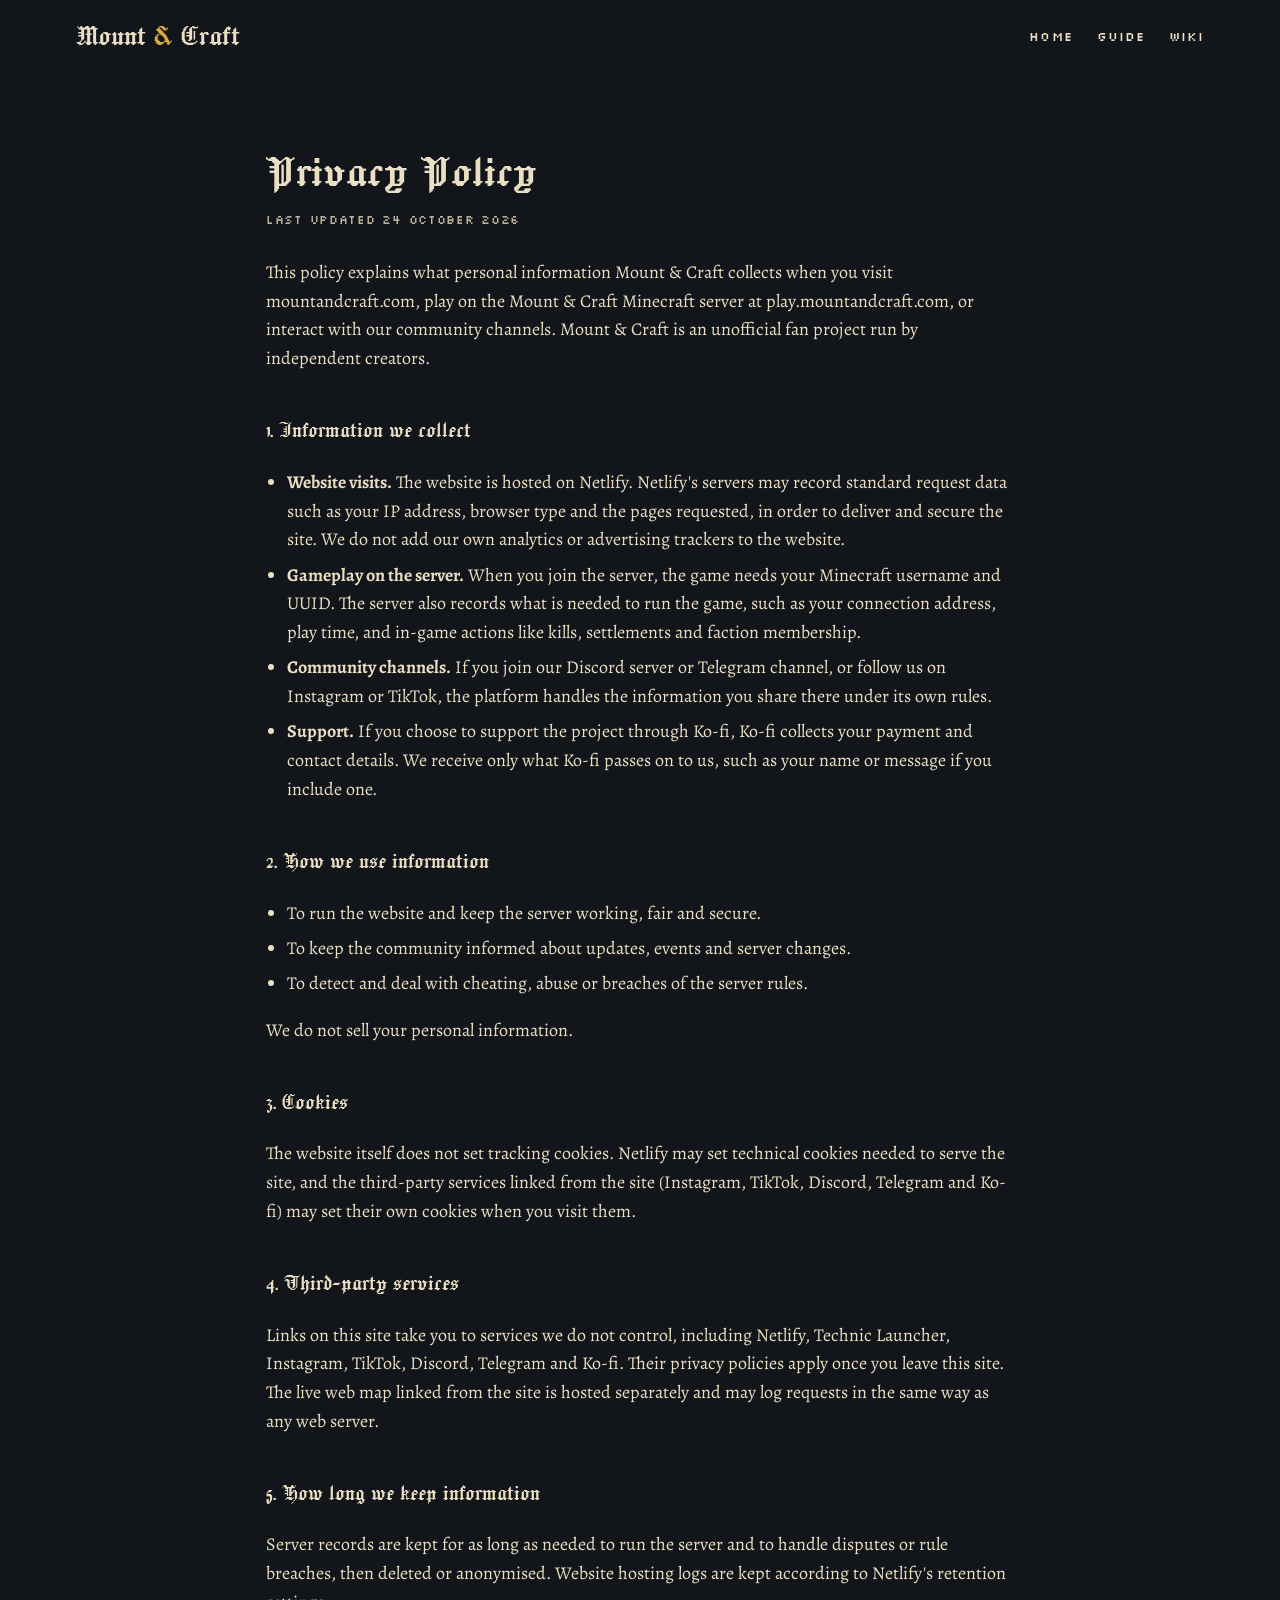
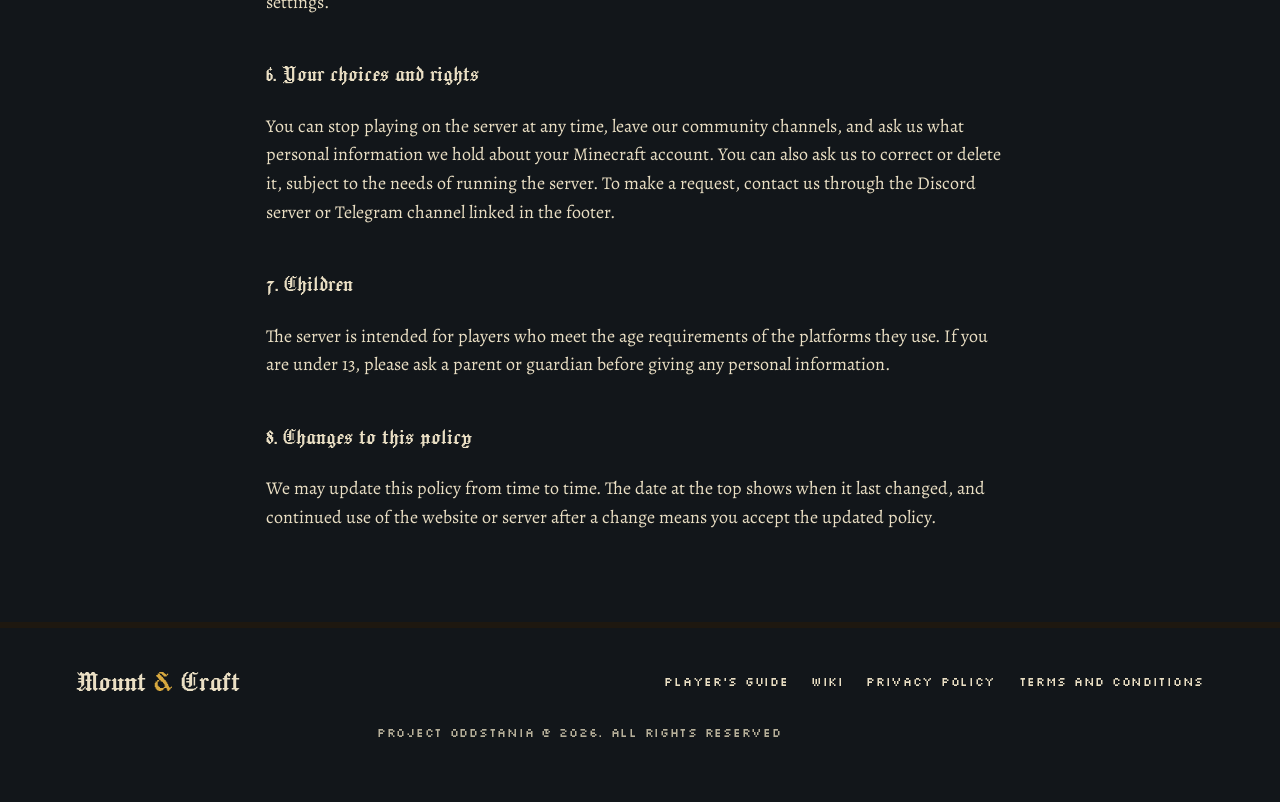
<file: privacy.html>
<!doctype html>
<html lang="en">
<head>
<meta charset="utf-8">
<meta name="viewport" content="width=device-width,initial-scale=1,viewport-fit=cover">
<title>Privacy Policy | Mount &amp; Craft</title>
<meta name="description" content="How the Mount &amp; Craft website and Minecraft server handle your personal information.">
<link rel="canonical" href="https://mountandcraft.com/privacy">
<link rel="preconnect" href="https://fonts.googleapis.com">
<link rel="preconnect" href="https://fonts.gstatic.com" crossorigin>
<link rel="stylesheet" href="https://fonts.googleapis.com/css2?family=Alegreya:ital,wght@0,400;0,500;0,700;1,400&family=Jacquard+24&family=Silkscreen:wght@400;700&display=swap">
<link rel="icon" href="/favicon.svg" type="image/svg+xml">
<link rel="icon" href="/favicon-32.png" sizes="32x32" type="image/png">
<link rel="apple-touch-icon" href="/apple-touch-icon.png">
<meta name="theme-color" content="#12161a">
<link rel="stylesheet" href="legal.css">
</head>
<body>
<header class="wrap">
  <nav class="nav" aria-label="Main">
    <a class="nav-mark" href="/">Mount <span>&amp;</span> Craft</a>
<ul>
      <li><a class="nav-link" href="/">Home</a></li>
      <li><a class="nav-link" href="/guide">Guide</a></li>
      <li><a class="nav-link" href="/wiki">Wiki</a></li>
    </ul>
  </nav>
</header>

<main class="wrap legal">
  <h1>Privacy Policy</h1>
  <p class="meta">Last updated 24 October 2026</p>

  <p>This policy explains what personal information Mount &amp; Craft collects when you visit mountandcraft.com, play on the Mount &amp; Craft Minecraft server at play.mountandcraft.com, or interact with our community channels. Mount &amp; Craft is an unofficial fan project run by independent creators.</p>

  <h2>1. Information we collect</h2>
  <ul>
    <li><strong>Website visits.</strong> The website is hosted on Netlify. Netlify's servers may record standard request data such as your IP address, browser type and the pages requested, in order to deliver and secure the site. We do not add our own analytics or advertising trackers to the website.</li>
    <li><strong>Gameplay on the server.</strong> When you join the server, the game needs your Minecraft username and UUID. The server also records what is needed to run the game, such as your connection address, play time, and in-game actions like kills, settlements and faction membership.</li>
    <li><strong>Community channels.</strong> If you join our Discord server or Telegram channel, or follow us on Instagram or TikTok, the platform handles the information you share there under its own rules.</li>
    <li><strong>Support.</strong> If you choose to support the project through Ko-fi, Ko-fi collects your payment and contact details. We receive only what Ko-fi passes on to us, such as your name or message if you include one.</li>
  </ul>

  <h2>2. How we use information</h2>
  <ul>
    <li>To run the website and keep the server working, fair and secure.</li>
    <li>To keep the community informed about updates, events and server changes.</li>
    <li>To detect and deal with cheating, abuse or breaches of the server rules.</li>
  </ul>
  <p>We do not sell your personal information.</p>

  <h2>3. Cookies</h2>
  <p>The website itself does not set tracking cookies. Netlify may set technical cookies needed to serve the site, and the third-party services linked from the site (Instagram, TikTok, Discord, Telegram and Ko-fi) may set their own cookies when you visit them.</p>

  <h2>4. Third-party services</h2>
  <p>Links on this site take you to services we do not control, including Netlify, Technic Launcher, Instagram, TikTok, Discord, Telegram and Ko-fi. Their privacy policies apply once you leave this site. The live web map linked from the site is hosted separately and may log requests in the same way as any web server.</p>

  <h2>5. How long we keep information</h2>
  <p>Server records are kept for as long as needed to run the server and to handle disputes or rule breaches, then deleted or anonymised. Website hosting logs are kept according to Netlify's retention settings.</p>

  <h2>6. Your choices and rights</h2>
  <p>You can stop playing on the server at any time, leave our community channels, and ask us what personal information we hold about your Minecraft account. You can also ask us to correct or delete it, subject to the needs of running the server. To make a request, contact us through the Discord server or Telegram channel linked in the footer.</p>

  <h2>7. Children</h2>
  <p>The server is intended for players who meet the age requirements of the platforms they use. If you are under 13, please ask a parent or guardian before giving any personal information.</p>

  <h2>8. Changes to this policy</h2>
  <p>We may update this policy from time to time. The date at the top shows when it last changed, and continued use of the website or server after a change means you accept the updated policy.</p>
</main>

<footer class="foot">
  <div class="wrap foot-in">
    <a class="nav-mark" href="/">Mount <span>&amp;</span> Craft</a>
    <ul class="foot-links">
      <li><a href="/guide">Player's guide</a></li>
      <li><a href="/wiki">Wiki</a></li>
      <li><a href="/privacy">Privacy policy</a></li>
      <li><a href="/terms">Terms and conditions</a></li>
    </ul>
  </div>
  <p class="copyright wrap">Project ODDstania @ 2026. All rights reserved</p>
</footer>
</body>
</html>
</file>
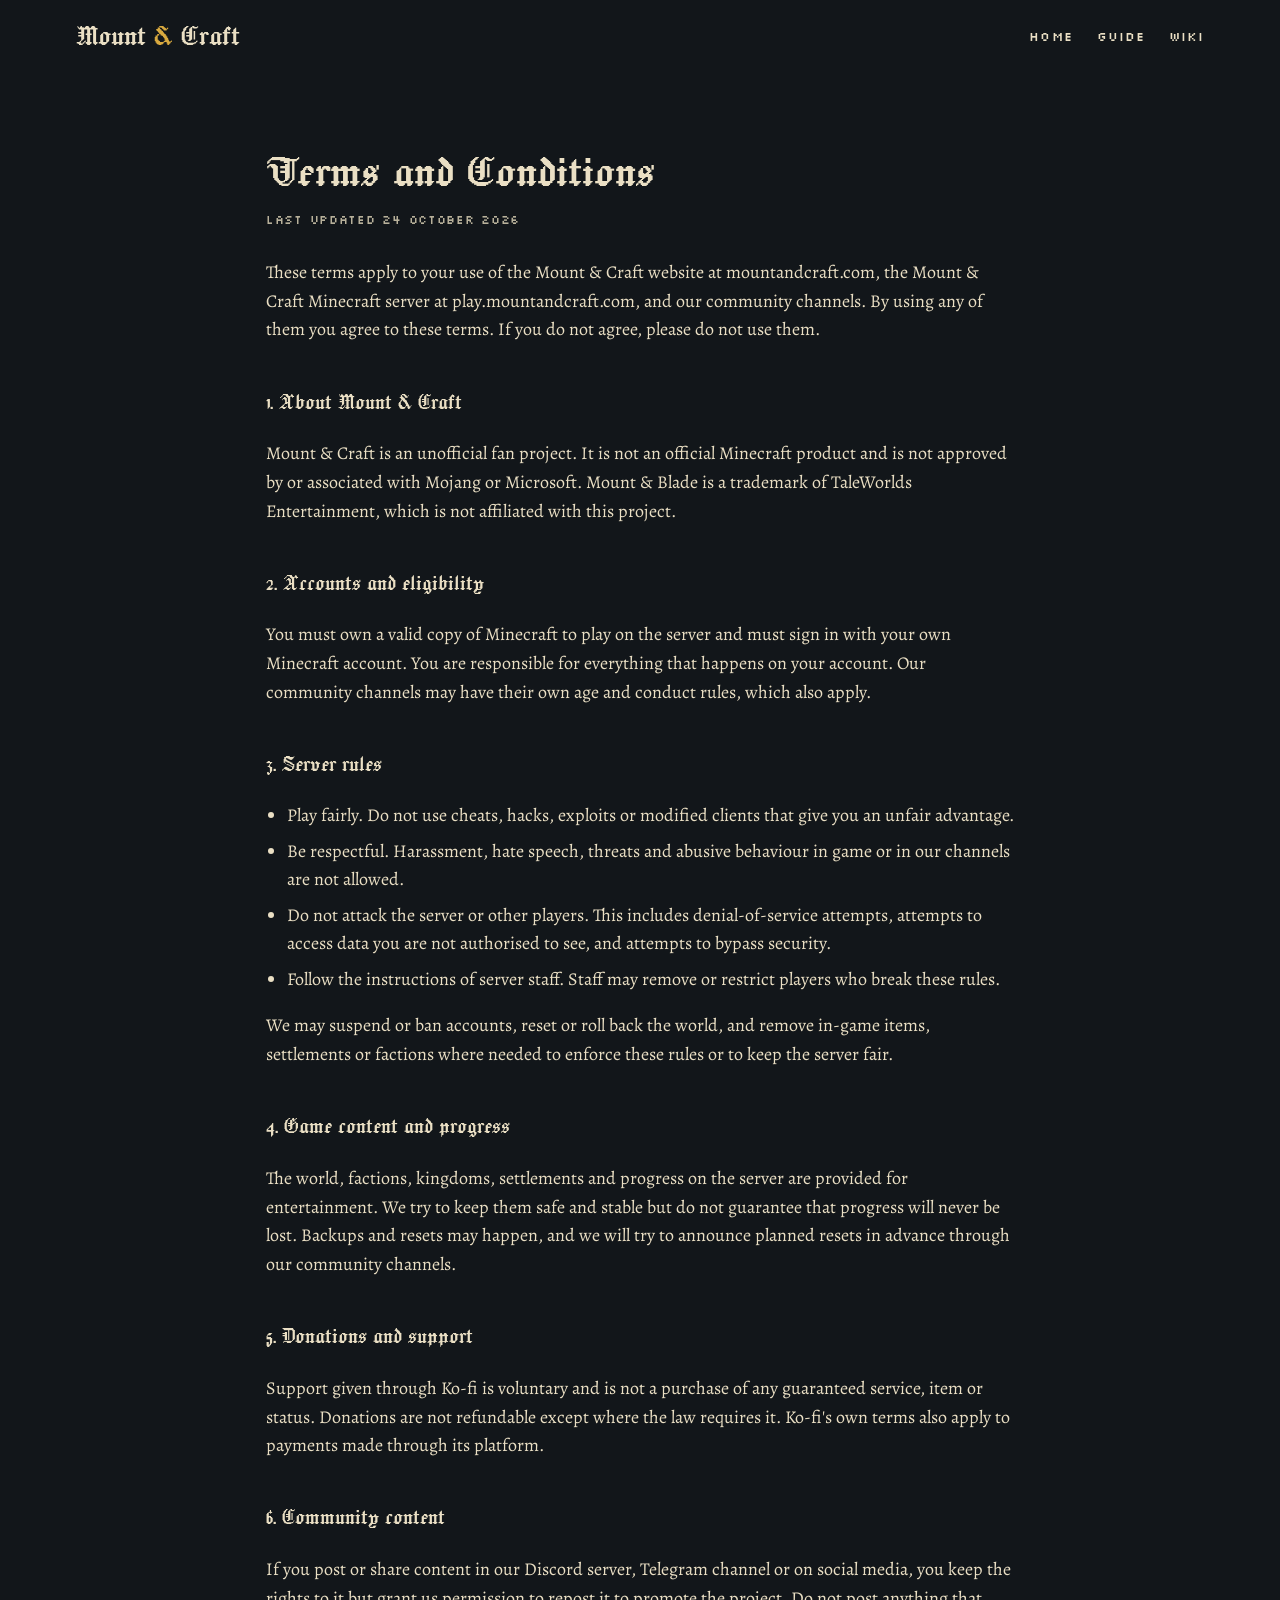
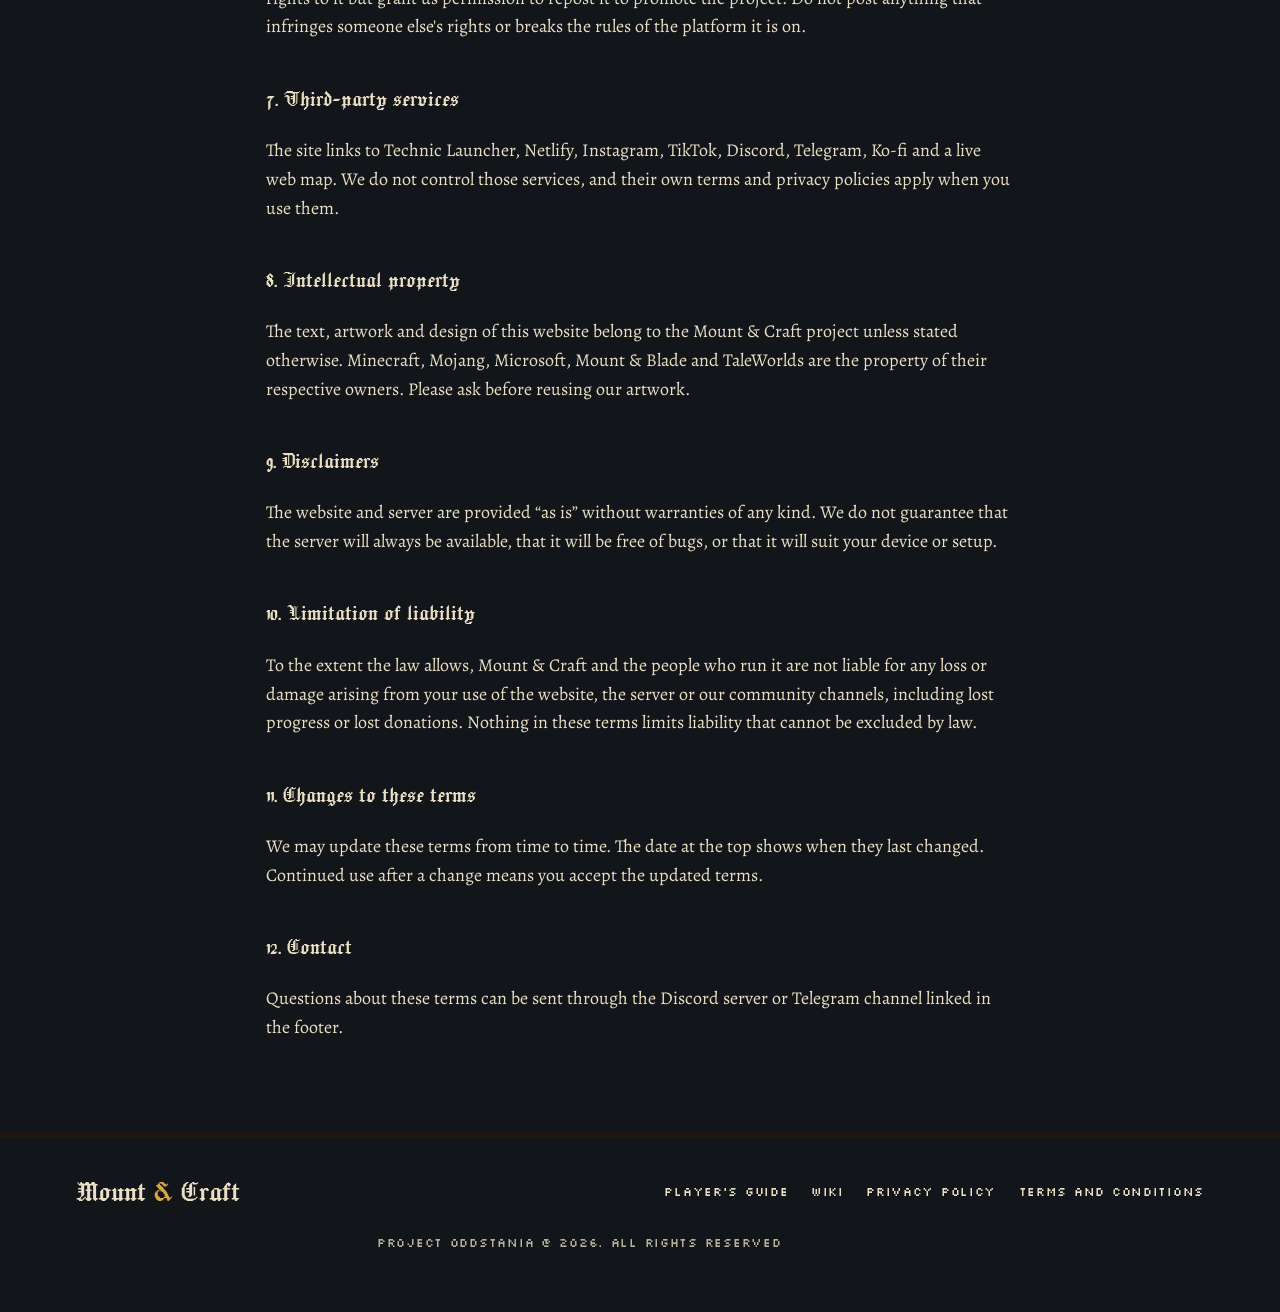
<file: terms.html>
<!doctype html>
<html lang="en">
<head>
<meta charset="utf-8">
<meta name="viewport" content="width=device-width,initial-scale=1,viewport-fit=cover">
<title>Terms and Conditions | Mount &amp; Craft</title>
<meta name="description" content="The rules for using the Mount &amp; Craft website, Minecraft server and community channels.">
<link rel="canonical" href="https://mountandcraft.com/terms">
<link rel="preconnect" href="https://fonts.googleapis.com">
<link rel="preconnect" href="https://fonts.gstatic.com" crossorigin>
<link rel="stylesheet" href="https://fonts.googleapis.com/css2?family=Alegreya:ital,wght@0,400;0,500;0,700;1,400&family=Jacquard+24&family=Silkscreen:wght@400;700&display=swap">
<link rel="icon" href="/favicon.svg" type="image/svg+xml">
<link rel="icon" href="/favicon-32.png" sizes="32x32" type="image/png">
<link rel="apple-touch-icon" href="/apple-touch-icon.png">
<meta name="theme-color" content="#12161a">
<link rel="stylesheet" href="legal.css">
</head>
<body>
<header class="wrap">
  <nav class="nav" aria-label="Main">
    <a class="nav-mark" href="/">Mount <span>&amp;</span> Craft</a>
<ul>
      <li><a class="nav-link" href="/">Home</a></li>
      <li><a class="nav-link" href="/guide">Guide</a></li>
      <li><a class="nav-link" href="/wiki">Wiki</a></li>
    </ul>
  </nav>
</header>

<main class="wrap legal">
  <h1>Terms and Conditions</h1>
  <p class="meta">Last updated 24 October 2026</p>

  <p>These terms apply to your use of the Mount &amp; Craft website at mountandcraft.com, the Mount &amp; Craft Minecraft server at play.mountandcraft.com, and our community channels. By using any of them you agree to these terms. If you do not agree, please do not use them.</p>

  <h2>1. About Mount &amp; Craft</h2>
  <p>Mount &amp; Craft is an unofficial fan project. It is not an official Minecraft product and is not approved by or associated with Mojang or Microsoft. Mount &amp; Blade is a trademark of TaleWorlds Entertainment, which is not affiliated with this project.</p>

  <h2>2. Accounts and eligibility</h2>
  <p>You must own a valid copy of Minecraft to play on the server and must sign in with your own Minecraft account. You are responsible for everything that happens on your account. Our community channels may have their own age and conduct rules, which also apply.</p>

  <h2>3. Server rules</h2>
  <ul>
    <li>Play fairly. Do not use cheats, hacks, exploits or modified clients that give you an unfair advantage.</li>
    <li>Be respectful. Harassment, hate speech, threats and abusive behaviour in game or in our channels are not allowed.</li>
    <li>Do not attack the server or other players. This includes denial-of-service attempts, attempts to access data you are not authorised to see, and attempts to bypass security.</li>
    <li>Follow the instructions of server staff. Staff may remove or restrict players who break these rules.</li>
  </ul>
  <p>We may suspend or ban accounts, reset or roll back the world, and remove in-game items, settlements or factions where needed to enforce these rules or to keep the server fair.</p>

  <h2>4. Game content and progress</h2>
  <p>The world, factions, kingdoms, settlements and progress on the server are provided for entertainment. We try to keep them safe and stable but do not guarantee that progress will never be lost. Backups and resets may happen, and we will try to announce planned resets in advance through our community channels.</p>

  <h2>5. Donations and support</h2>
  <p>Support given through Ko-fi is voluntary and is not a purchase of any guaranteed service, item or status. Donations are not refundable except where the law requires it. Ko-fi's own terms also apply to payments made through its platform.</p>

  <h2>6. Community content</h2>
  <p>If you post or share content in our Discord server, Telegram channel or on social media, you keep the rights to it but grant us permission to repost it to promote the project. Do not post anything that infringes someone else's rights or breaks the rules of the platform it is on.</p>

  <h2>7. Third-party services</h2>
  <p>The site links to Technic Launcher, Netlify, Instagram, TikTok, Discord, Telegram, Ko-fi and a live web map. We do not control those services, and their own terms and privacy policies apply when you use them.</p>

  <h2>8. Intellectual property</h2>
  <p>The text, artwork and design of this website belong to the Mount &amp; Craft project unless stated otherwise. Minecraft, Mojang, Microsoft, Mount &amp; Blade and TaleWorlds are the property of their respective owners. Please ask before reusing our artwork.</p>

  <h2>9. Disclaimers</h2>
  <p>The website and server are provided &ldquo;as is&rdquo; without warranties of any kind. We do not guarantee that the server will always be available, that it will be free of bugs, or that it will suit your device or setup.</p>

  <h2>10. Limitation of liability</h2>
  <p>To the extent the law allows, Mount &amp; Craft and the people who run it are not liable for any loss or damage arising from your use of the website, the server or our community channels, including lost progress or lost donations. Nothing in these terms limits liability that cannot be excluded by law.</p>

  <h2>11. Changes to these terms</h2>
  <p>We may update these terms from time to time. The date at the top shows when they last changed. Continued use after a change means you accept the updated terms.</p>

  <h2>12. Contact</h2>
  <p>Questions about these terms can be sent through the Discord server or Telegram channel linked in the footer.</p>
</main>

<footer class="foot">
  <div class="wrap foot-in">
    <a class="nav-mark" href="/">Mount <span>&amp;</span> Craft</a>
    <ul class="foot-links">
      <li><a href="/guide">Player's guide</a></li>
      <li><a href="/wiki">Wiki</a></li>
      <li><a href="/privacy">Privacy policy</a></li>
      <li><a href="/terms">Terms and conditions</a></li>
    </ul>
  </div>
  <p class="copyright wrap">Project ODDstania @ 2026. All rights reserved</p>
</footer>
</body>
</html>
</file>
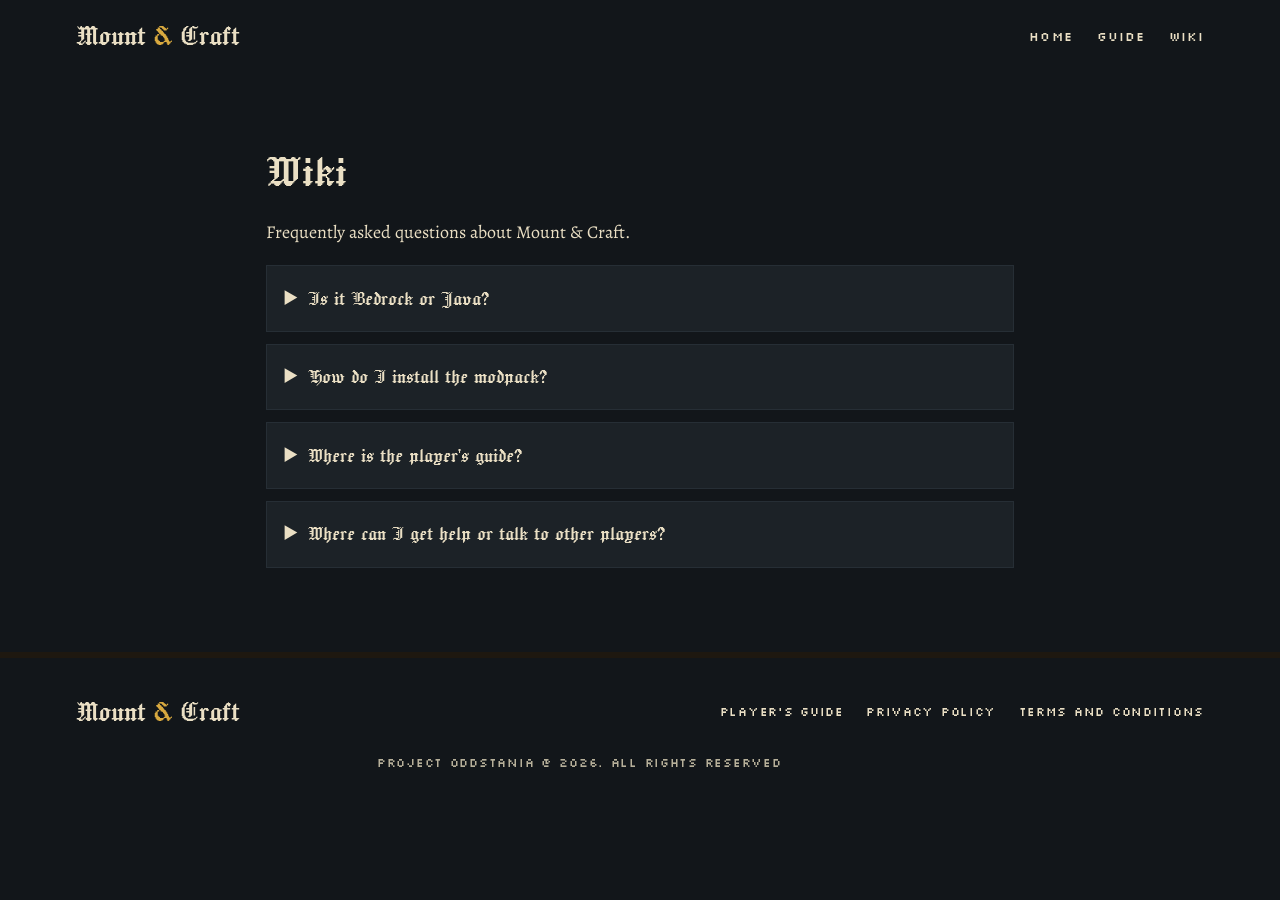
<file: wiki.html>
<!doctype html>
<html lang="en">
<head>
<meta charset="utf-8">
<meta name="viewport" content="width=device-width,initial-scale=1,viewport-fit=cover">
<title>Wiki | Mount &amp; Craft</title>
<meta name="description" content="Mount &amp; Craft wiki and frequently asked questions.">
<link rel="canonical" href="https://mountandcraft.com/wiki">
<link rel="icon" href="/favicon.svg" type="image/svg+xml">
<link rel="icon" href="/favicon-32.png" sizes="32x32" type="image/png">
<link rel="apple-touch-icon" href="/apple-touch-icon.png">
<meta name="theme-color" content="#12161a">
<link rel="preconnect" href="https://fonts.googleapis.com">
<link rel="preconnect" href="https://fonts.gstatic.com" crossorigin>
<link rel="stylesheet" href="https://fonts.googleapis.com/css2?family=Alegreya:ital,wght@0,400;0,500;0,700;1,400&family=Jacquard+24&family=Silkscreen:wght@400;700&display=swap">
<link rel="stylesheet" href="legal.css">
<style>
.qa{background:var(--stone);border:1px solid var(--stone-hi);margin-block:.75rem;padding:.9rem 1.1rem}
.qa summary{cursor:pointer;font-family:var(--f-display);font-size:1.4rem}
.qa p{margin:.7rem 0 0}
</style>
</head>
<body>
<header class="wrap">
  <nav class="nav" aria-label="Main">
    <a class="nav-mark" href="/">Mount <span>&amp;</span> Craft</a>
    <ul>
      <li><a class="nav-link" href="/">Home</a></li>
      <li><a class="nav-link" href="/guide">Guide</a></li>
      <li><a class="nav-link" href="/wiki" aria-current="page">Wiki</a></li>
    </ul>
  </nav>
</header>

<main class="wrap legal">
  <h1>Wiki</h1>
  <p>Frequently asked questions about Mount &amp; Craft.</p>
  <details class="qa"><summary>Is it Bedrock or Java?</summary><p>It is currently Java. If you want to support this mod to reach its peak, you can <a href="https://ko-fi.com/oddstan" target="_blank" rel="noopener">donate</a>.</p></details>
  <details class="qa"><summary>How do I install the modpack?</summary><p>Install the Technic Launcher or the CurseForge app, then search for &ldquo;Mount &amp; Craft&rdquo; in the Modpacks tab. Full steps are in the <a href="/#install">install section</a>.</p></details>
<details class="qa"><summary>Where is the player's guide?</summary><p>The <a href="/guide">player's guide</a> walks through the controls, your warband, companion inventories, combat, the campaign, kingdoms, governors, sieges, family, faith, land and the sea.</p></details>
  <details class="qa"><summary>Where can I get help or talk to other players?</summary><p>Join our <a href="https://discord.com/invite/7SEHekhr73" target="_blank" rel="noopener">Discord</a>.</p></details>
</main>

<footer class="foot">
  <div class="wrap foot-in">
    <a class="nav-mark" href="/">Mount <span>&amp;</span> Craft</a>
    <ul class="foot-links">
      <li><a href="/guide">Player's guide</a></li>
      <li><a href="/privacy">Privacy policy</a></li>
      <li><a href="/terms">Terms and conditions</a></li>
    </ul>
  </div>
  <p class="copyright wrap">Project ODDstania @ 2026. All rights reserved</p>
</footer>
</body>
</html>
</file>
<file: legal.css>
/* Shared styles for the privacy and terms pages. Colours and fonts match index.html. */
:root {
  --night: #12161a;
  --stone: #1c2227;
  --stone-hi: #262e35;
  --parch: #eadfc4;
  --parch-dim: #b7b09a;
  --ink: #1e1810;
  --banner: #c23a2f;
  --banner-lt: #ee8378;
  --brass: #d8a93f;

  --f-display: "Jacquard 24", "Pirata One", Georgia, serif;
  --f-body: "Alegreya", Georgia, "Times New Roman", serif;
  --f-pixel: "Silkscreen", "Courier New", monospace;

  --gutter-l: max(16px, env(safe-area-inset-left, 0px));
  --gutter-r: max(16px, env(safe-area-inset-right, 0px));
  color-scheme: dark;
}

* { box-sizing: border-box; }
html { scroll-behavior: smooth; }
body {
  margin: 0;
  background: var(--night);
  color: var(--parch);
  font-family: var(--f-body);
  font-size: 1.125rem;
  line-height: 1.6;
  -webkit-font-smoothing: antialiased;
}
a { color: var(--brass); }
:focus-visible { outline: 3px solid var(--brass); outline-offset: 3px; }

.wrap {
  width: 100%;
  max-width: 1160px;
  margin-inline: auto;
  padding-left: var(--gutter-l);
  padding-right: var(--gutter-r);
}

.nav {
  display: flex; align-items: center; justify-content: space-between; gap: 1rem;
  padding-block: 1.25rem;
}
.nav-mark { font-family: var(--f-display); font-size: 2rem; line-height: 1; text-decoration: none; color: var(--parch); }
.nav-mark span { color: var(--brass); }
.nav ul { display: flex; flex-wrap: wrap; gap: 0.3rem 1.5rem; list-style: none; margin: 0; padding: 0; }
.nav li { margin: 0; }
.nav a.nav-link {
  font-family: var(--f-pixel); font-size: 0.8125rem; letter-spacing: 0.08em; text-transform: uppercase;
  text-decoration: none; color: var(--parch); padding-block: 0.4rem; border-bottom: 2px solid transparent;
}
.nav a.nav-link:hover { border-bottom-color: var(--brass); }

.legal { padding-block: clamp(2.5rem, 6vw, 4.5rem); max-width: 78ch; }
.legal h1 { font-family: var(--f-display); font-weight: 400; font-size: clamp(2.2rem, 5vw, 3.2rem); line-height: 1.1; margin: 0 0 0.6rem; }
.legal h2 { font-family: var(--f-display); font-weight: 400; font-size: 1.5rem; margin: 2.4rem 0 0.6rem; color: var(--parch); }
.legal p, .legal li { color: var(--parch); }
.legal ul { padding-left: 1.3rem; }
.legal li { margin-bottom: 0.4rem; }
.legal .meta {
  font-family: var(--f-pixel); font-size: 0.75rem; letter-spacing: 0.06em; text-transform: uppercase;
  color: var(--parch-dim); margin: 0 0 1.8rem;
}

.foot { background: var(--night); border-top: 6px solid var(--ink); padding-block: 2.4rem 3rem; }
.foot-in { display: flex; flex-wrap: wrap; justify-content: space-between; gap: 1.2rem 2rem; align-items: flex-start; }
.foot p { max-width: 62ch; font-size: 0.92rem; color: var(--parch-dim); line-height: 1.5; }
.foot-links { list-style: none; margin: 0; padding: 0; display: flex; flex-wrap: wrap; gap: 0.6rem 1.4rem; }
.foot-links a {
  font-family: var(--f-pixel); font-size: 0.75rem; letter-spacing: 0.06em; text-transform: uppercase;
  color: var(--parch); text-decoration: none; border-bottom: 2px solid transparent;
}
.foot-links a:hover { border-bottom-color: var(--brass); }
.foot .copyright { margin-top: 1.6rem; font-family: var(--f-pixel); font-size: 0.75rem; letter-spacing: 0.06em; text-transform: uppercase; color: var(--parch-dim); }
@media (max-width: 620px) {
  .nav { flex-wrap: wrap; row-gap: 0.6rem; }
}
</file>
